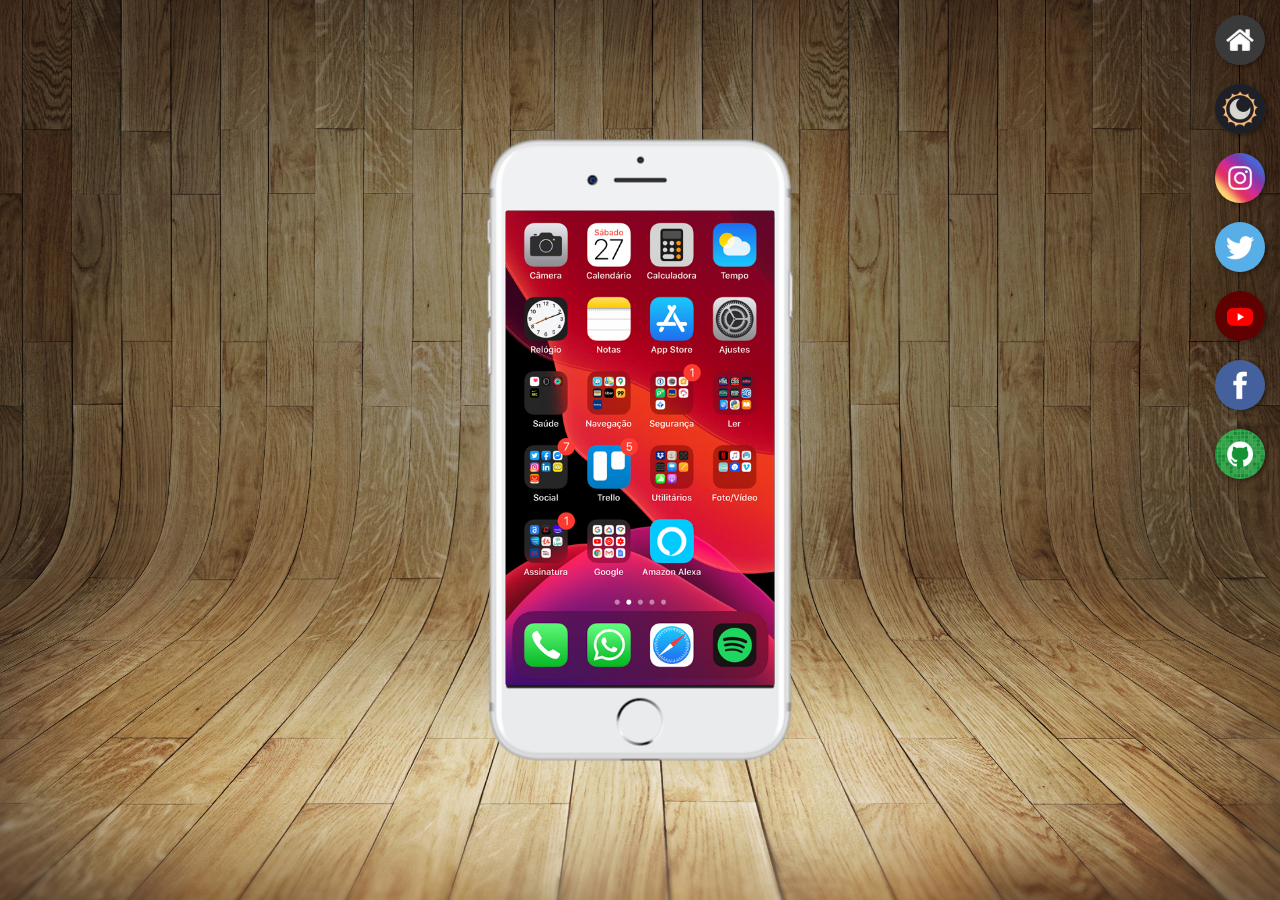
<file: index.html>
<!DOCTYPE html>
<html lang="pt-br">
  <head>
    <meta charset="UTF-8" />
    <meta name="viewport" content="width=device-width, initial-scale=1.0" />
    <title>redes sociais</title>
    <link rel="stylesheet" href="estilos/style.css" />
  </head>
  <body>
    <div id="redes-sociais">
      <a href="home.html" id="home" target="frame"
        ><img src="imagens/logo-home.jpg" alt="home" />
      </a>

      <a href="home.html" id="btn-tema" target="frame"
        ><img src="imagens/switch-dark-mode.png" alt="home" />
      </a>

      <a href="instagram.html" target="frame"
        ><img src="imagens/logo-instagram.jpg" alt="instagram" />
      </a>

      <a href="twitter.html" target="frame"
        ><img src="imagens/logo-twitter.jpg" alt="twitter" />
      </a>

      <a href="youtube.html" target="frame"
        ><img src="imagens/logo-youtube.jpg" alt="youtube" />
      </a>

      <a href="facebook.html" target="frame"
        ><img src="imagens/logo-facebook.jpg" alt="facebook"
      /></a>

      <a href="github.html" target="frame">
        <img src="imagens/logo-github.jpg" alt="github"
      /></a>
    </div>

    <div id="phone">
      <picture>
        <img src="imagens/frame-iphone.png" alt="celular" />
        <source
          media="(max-width: 600px)"
          srcset="imagens/frame-iphone454x225"
        />
      </picture>
    </div>

    <div id="phone-content">
      <iframe src="home.html" frameborder="0" name="frame"
        >[lamento, mas seu navegador não compatível]</iframe
      >
    </div>

    <script src="scripts/alterna-tema.js"></script>
  </body>
</html>
</file>
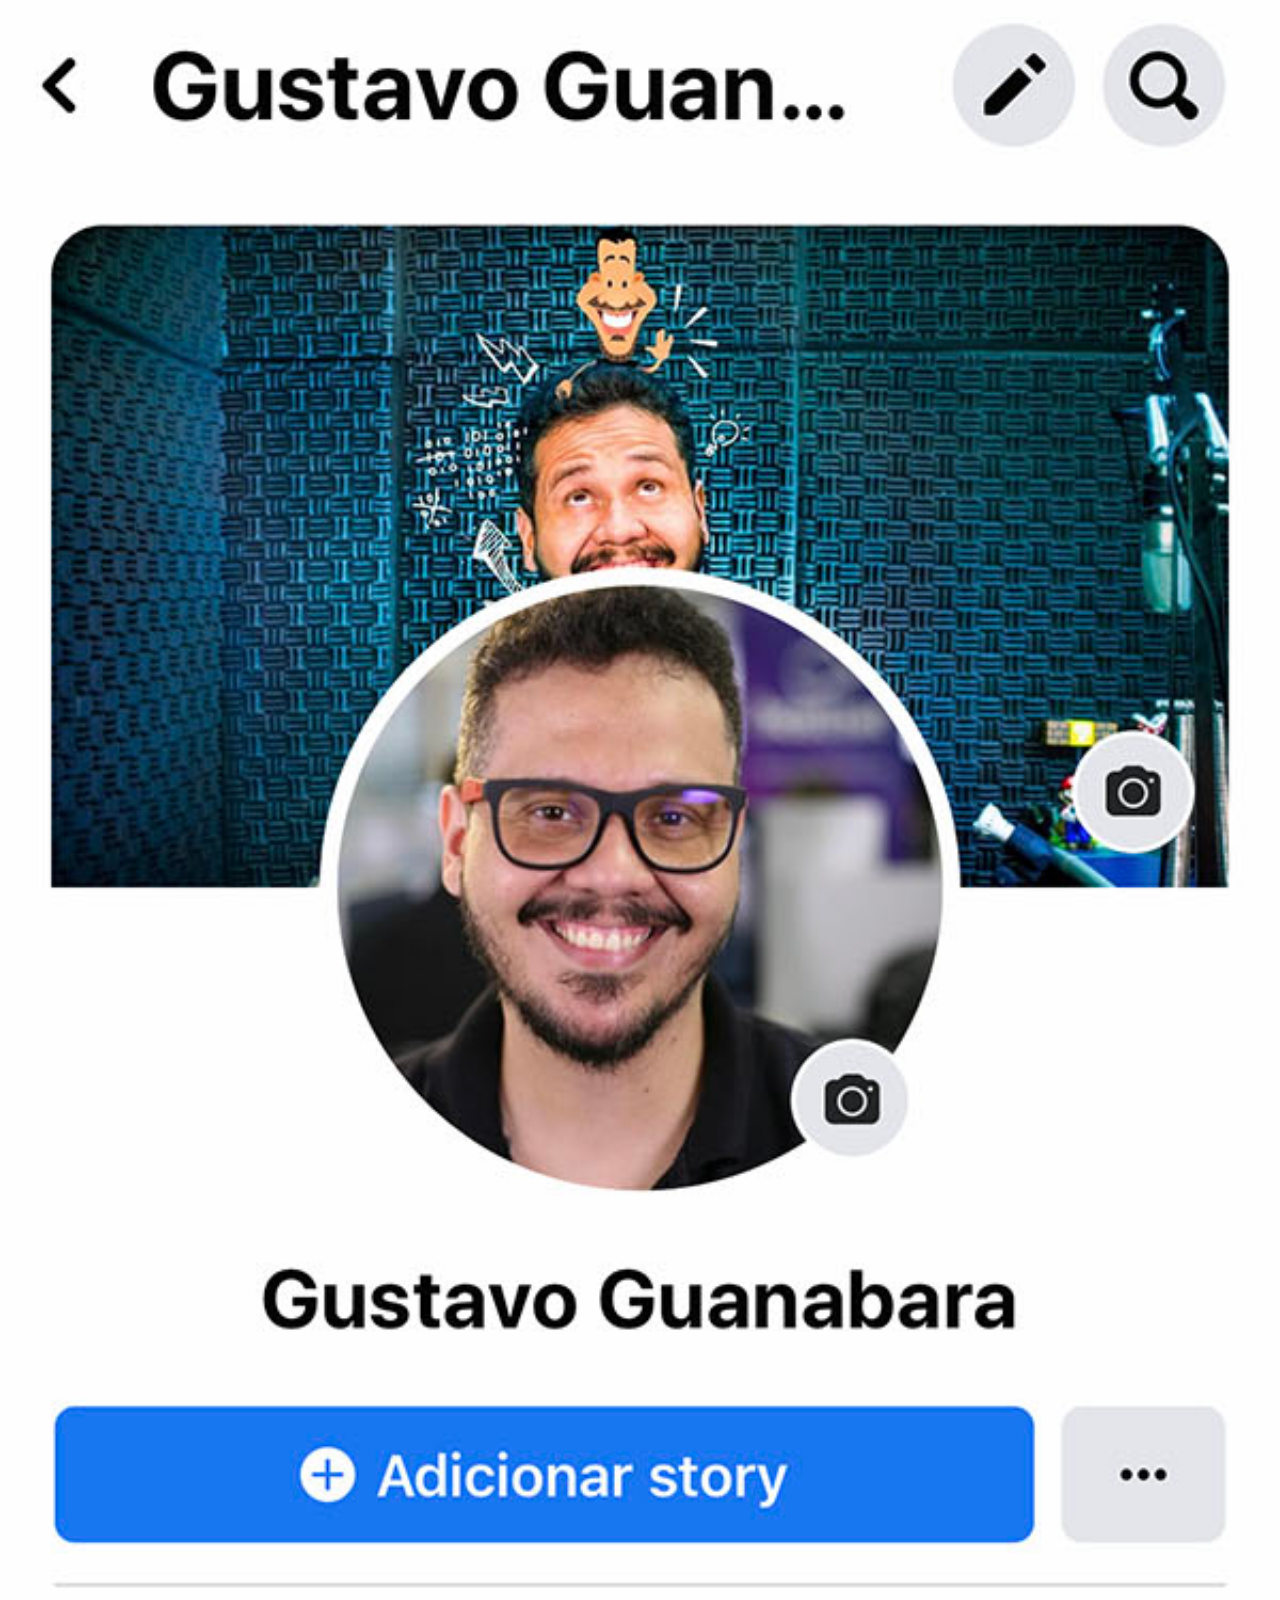
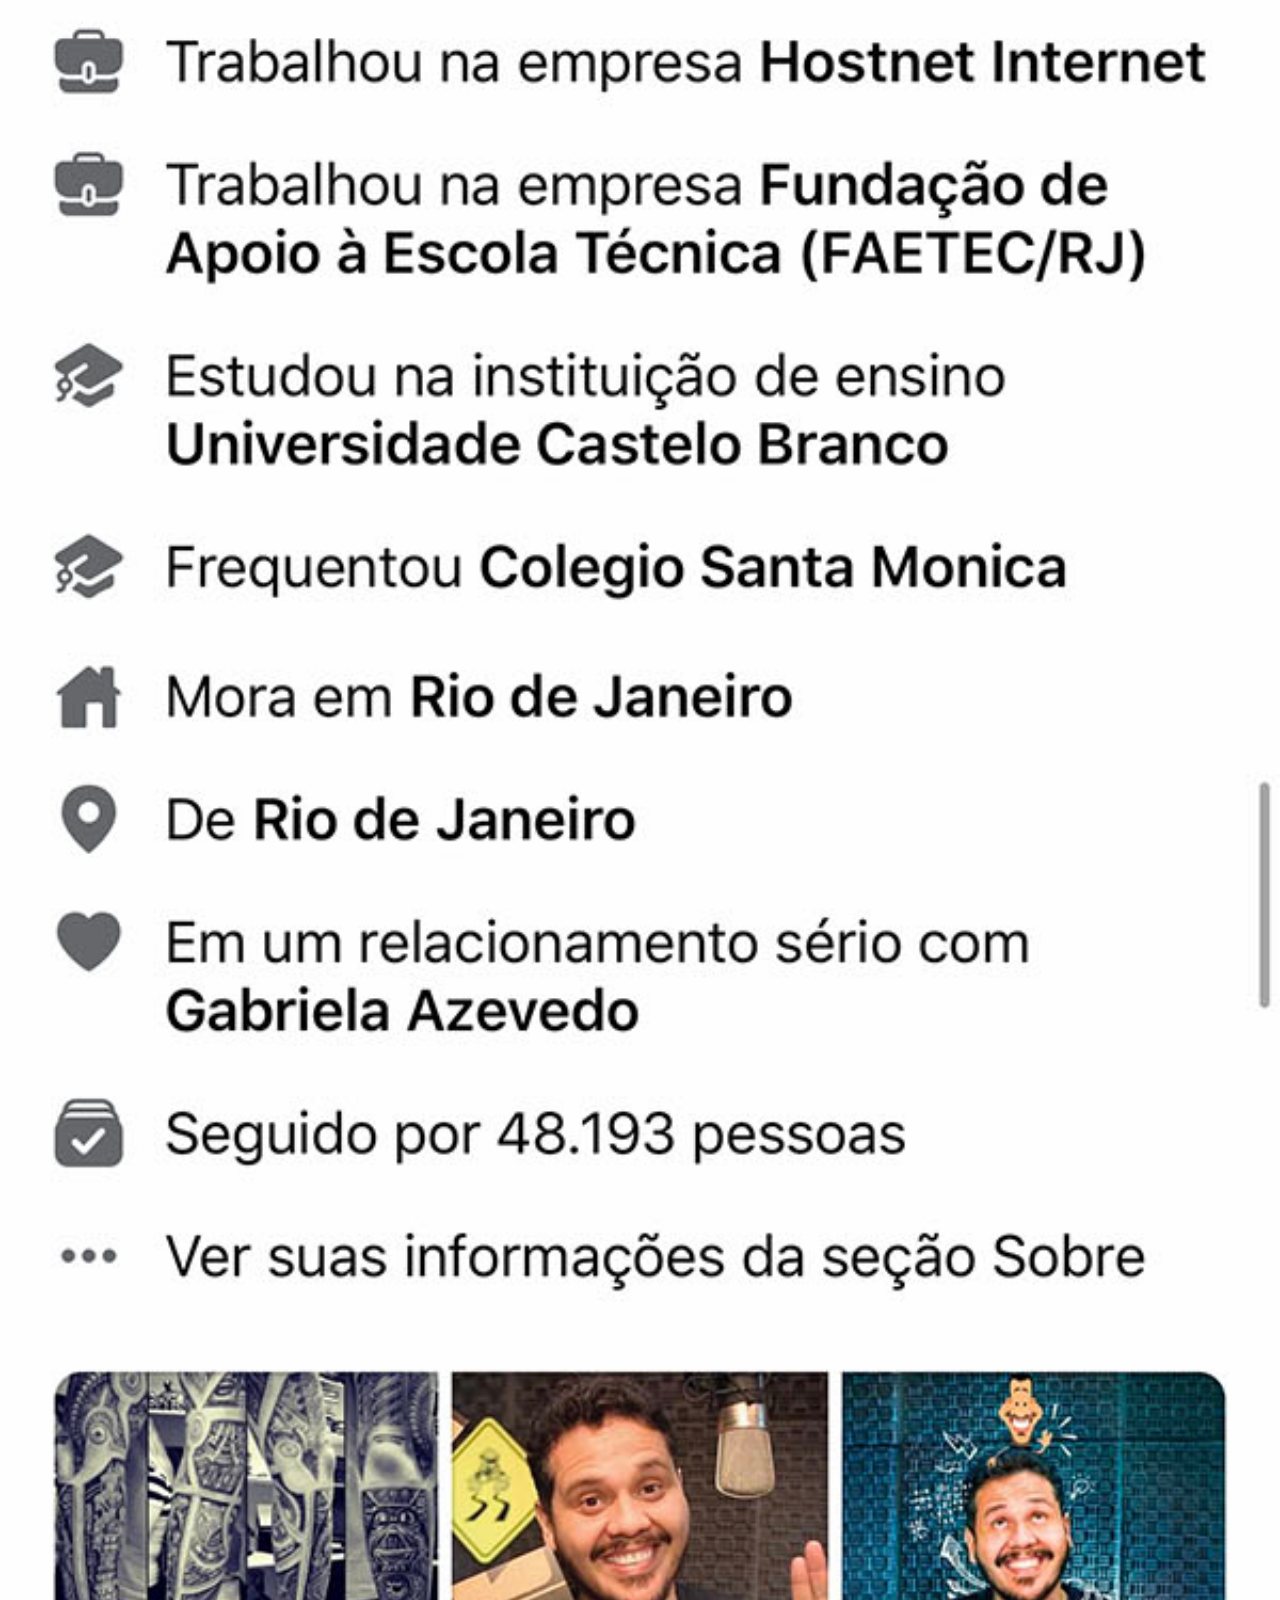
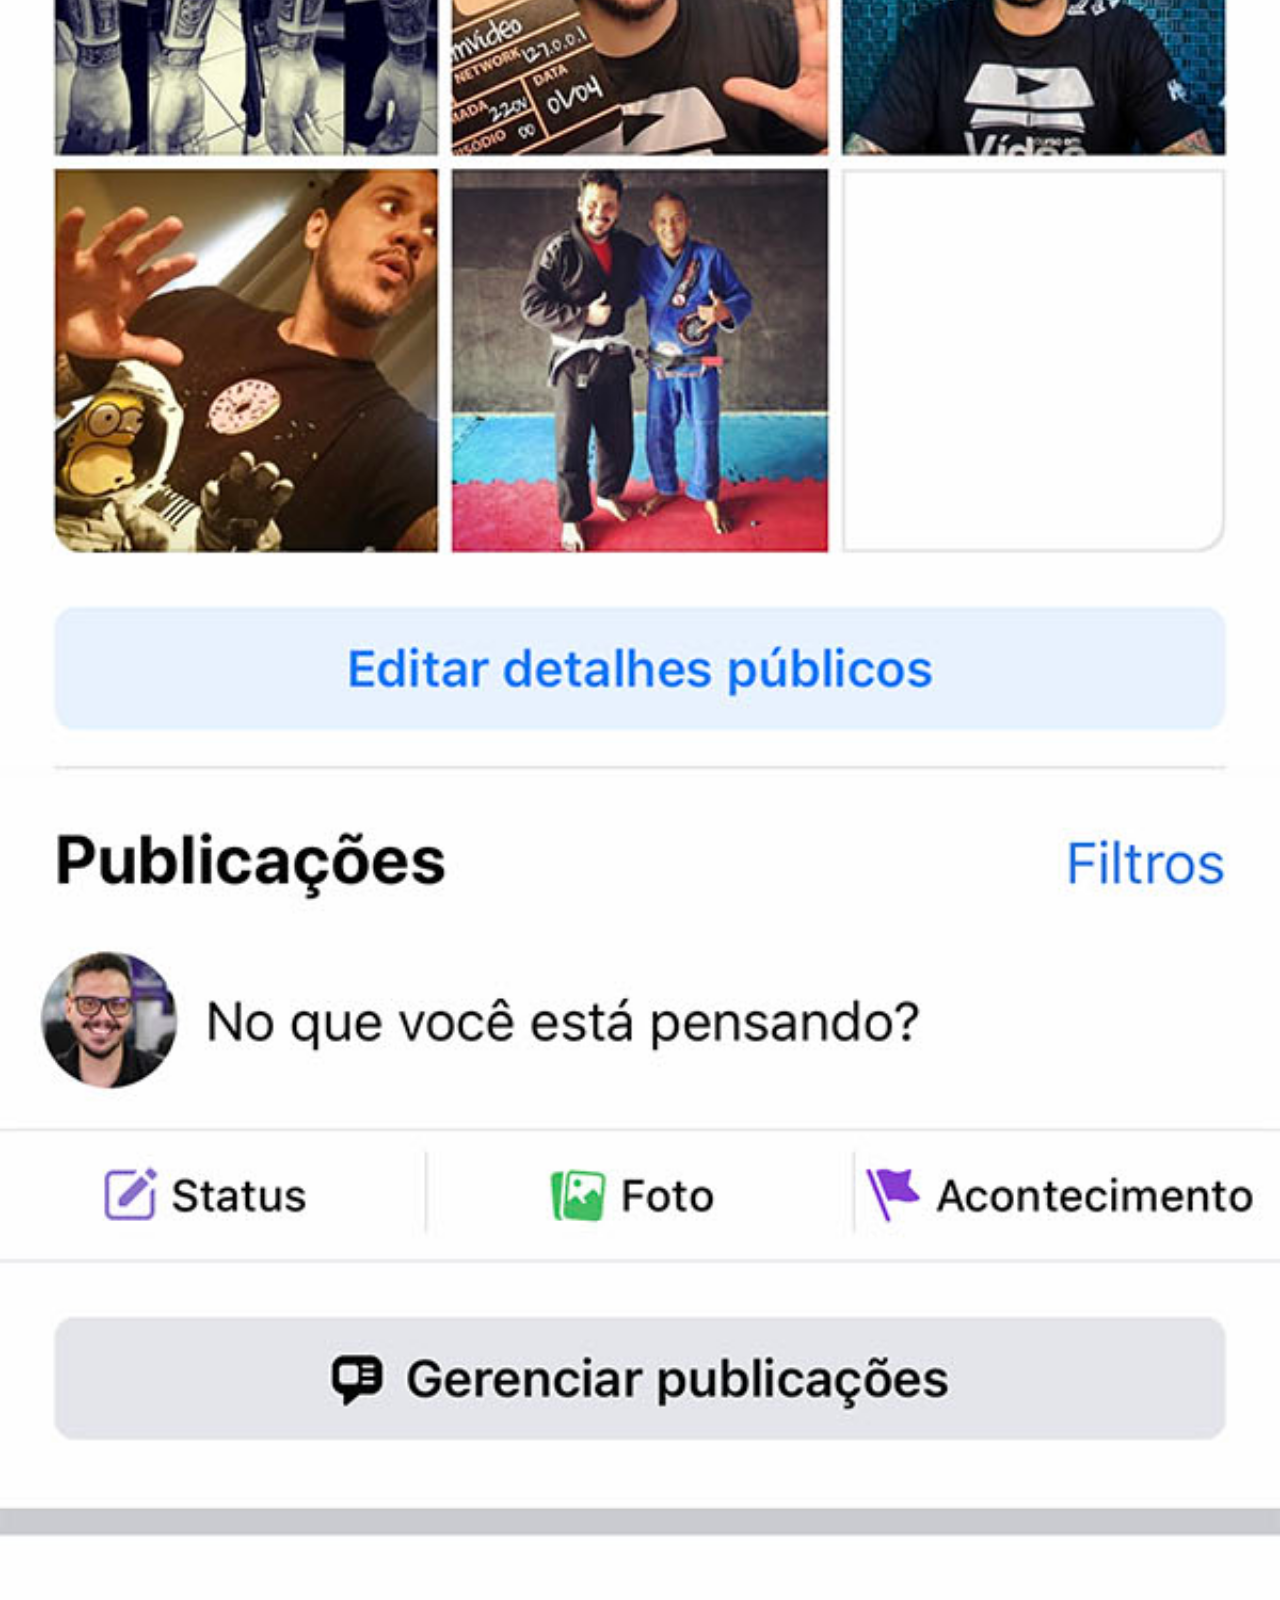
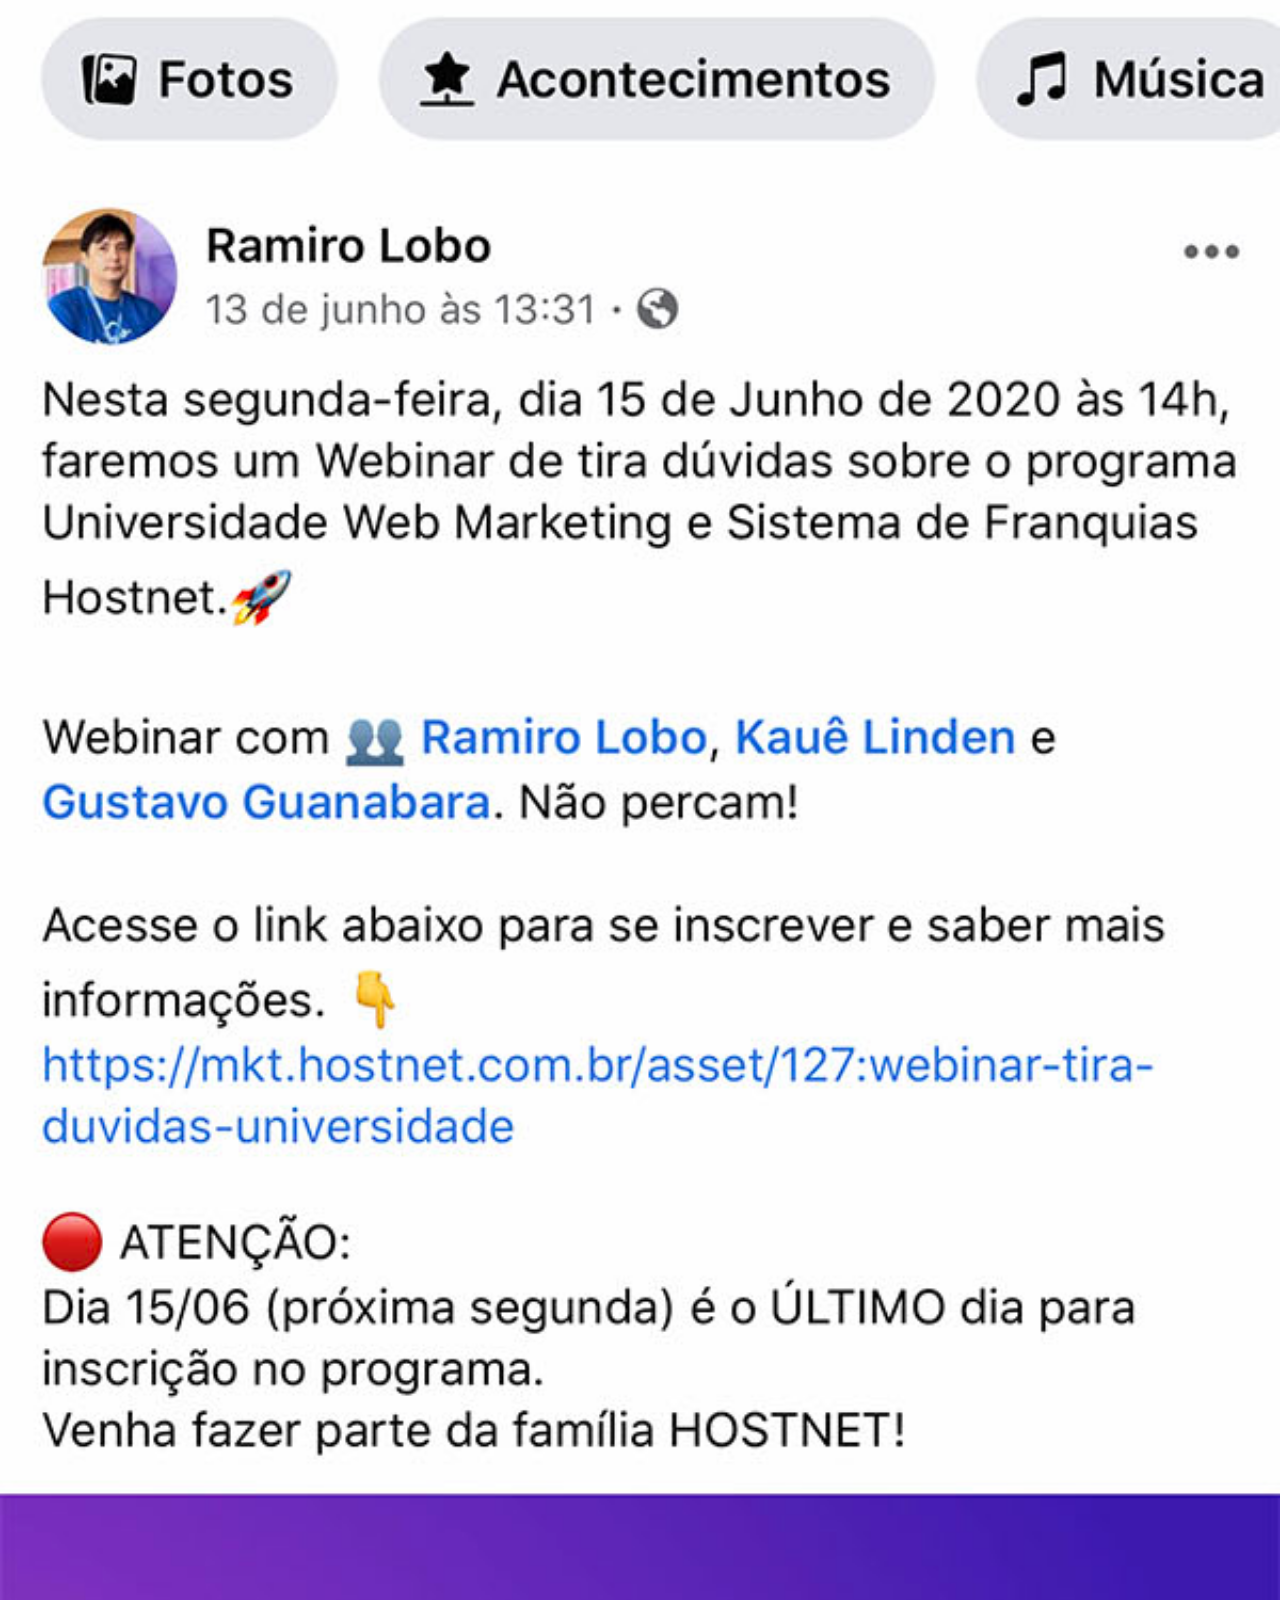
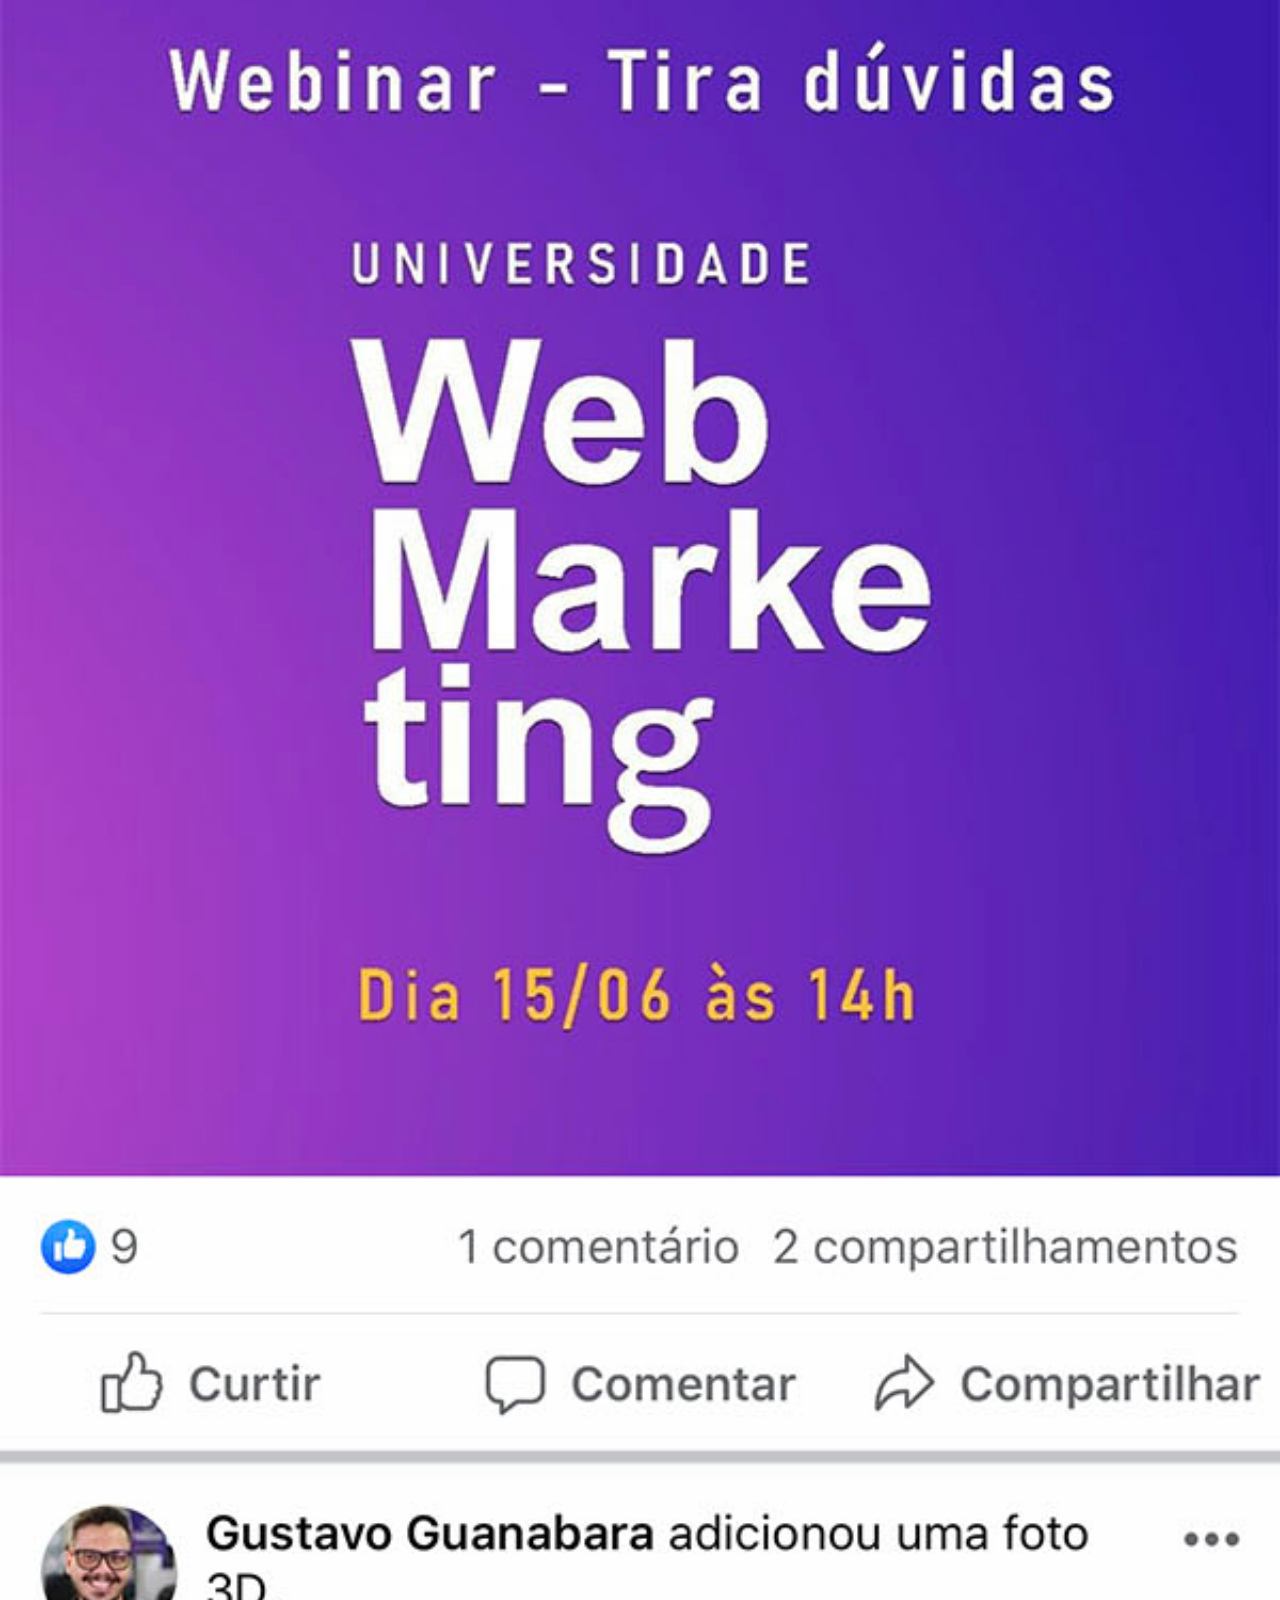
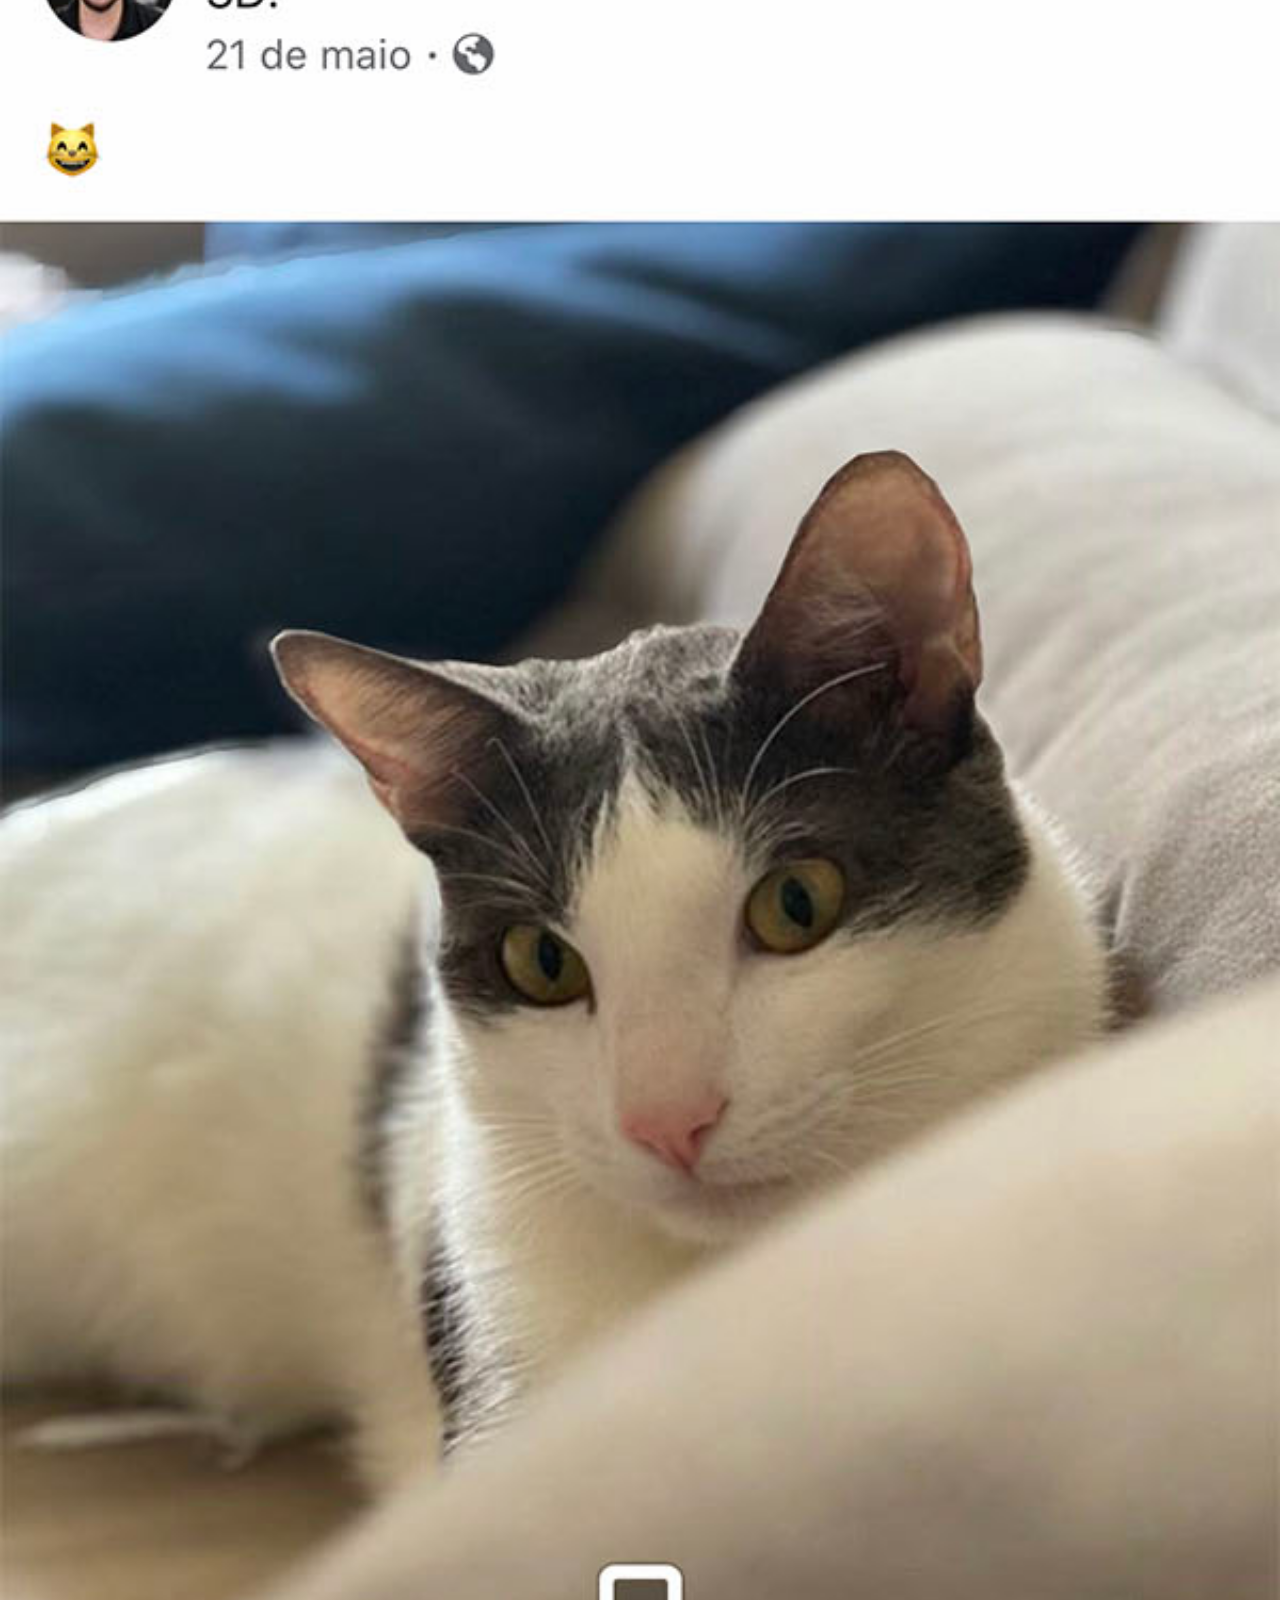
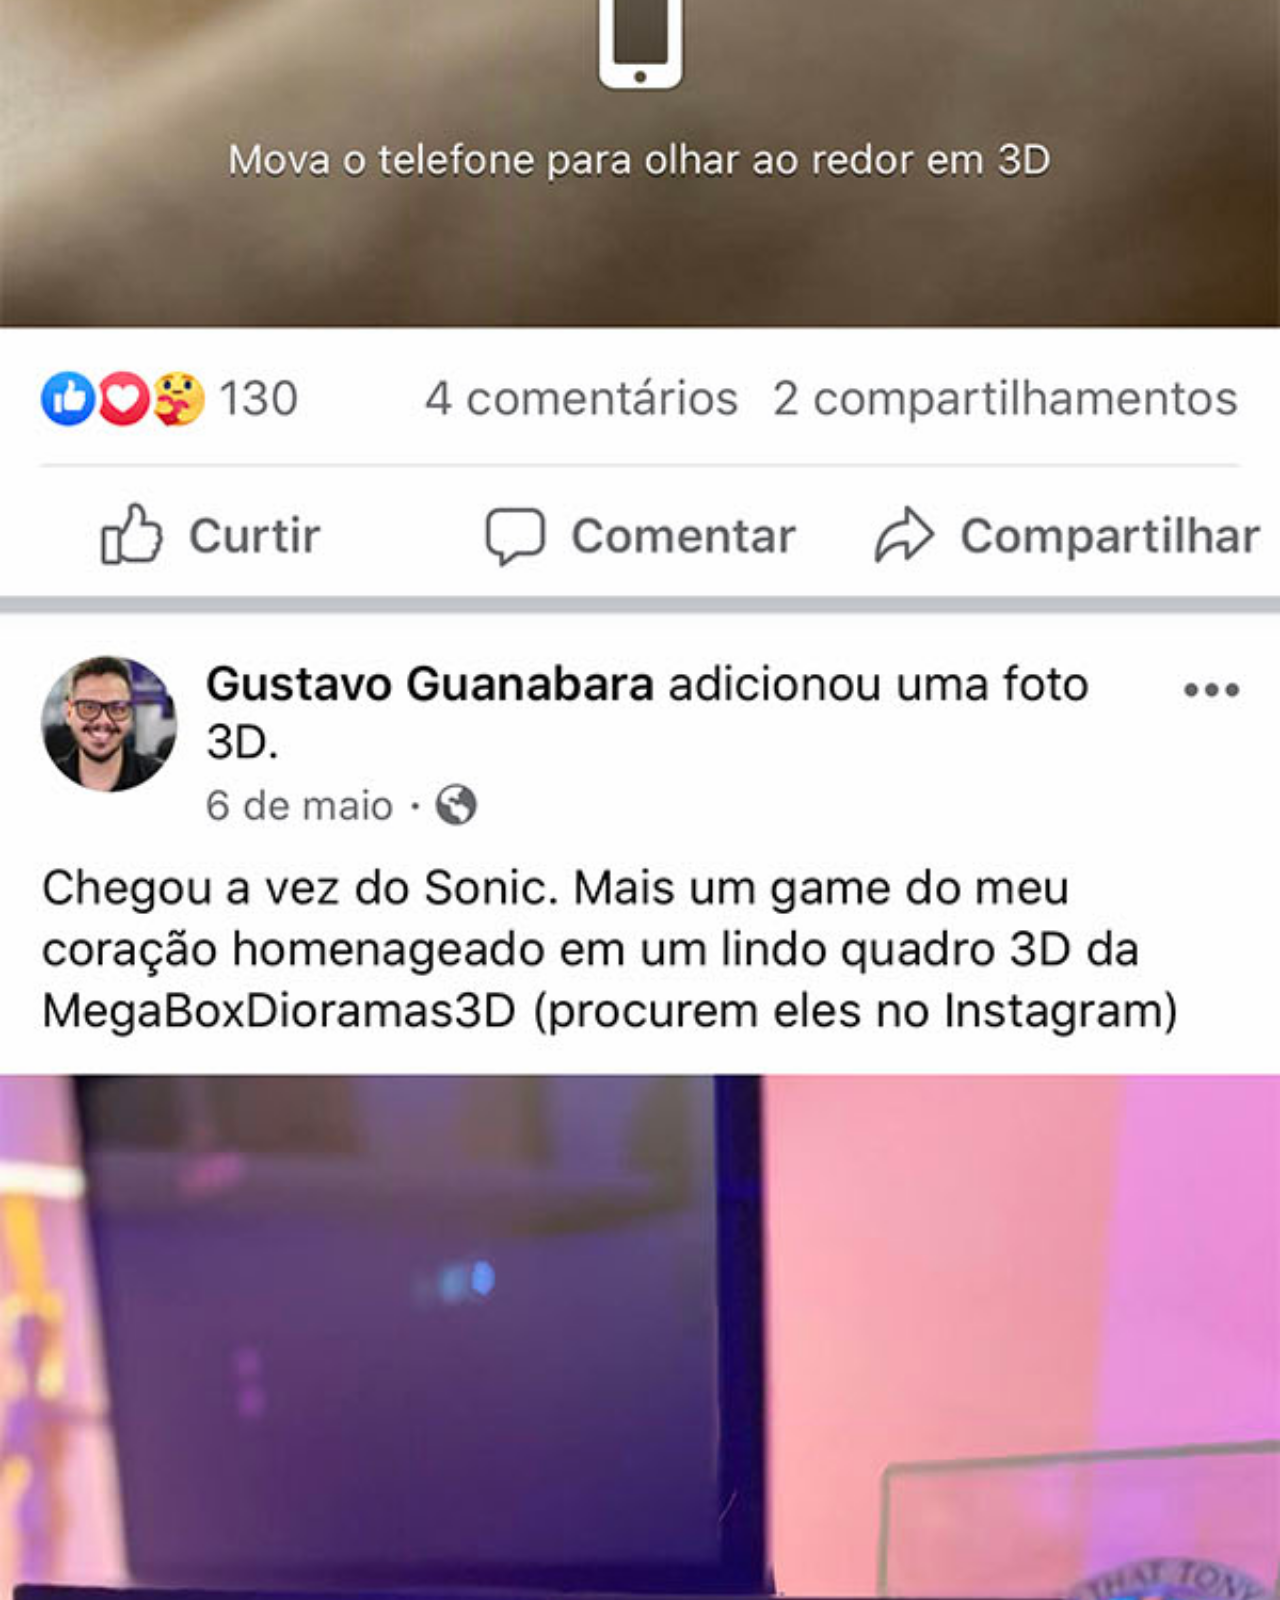
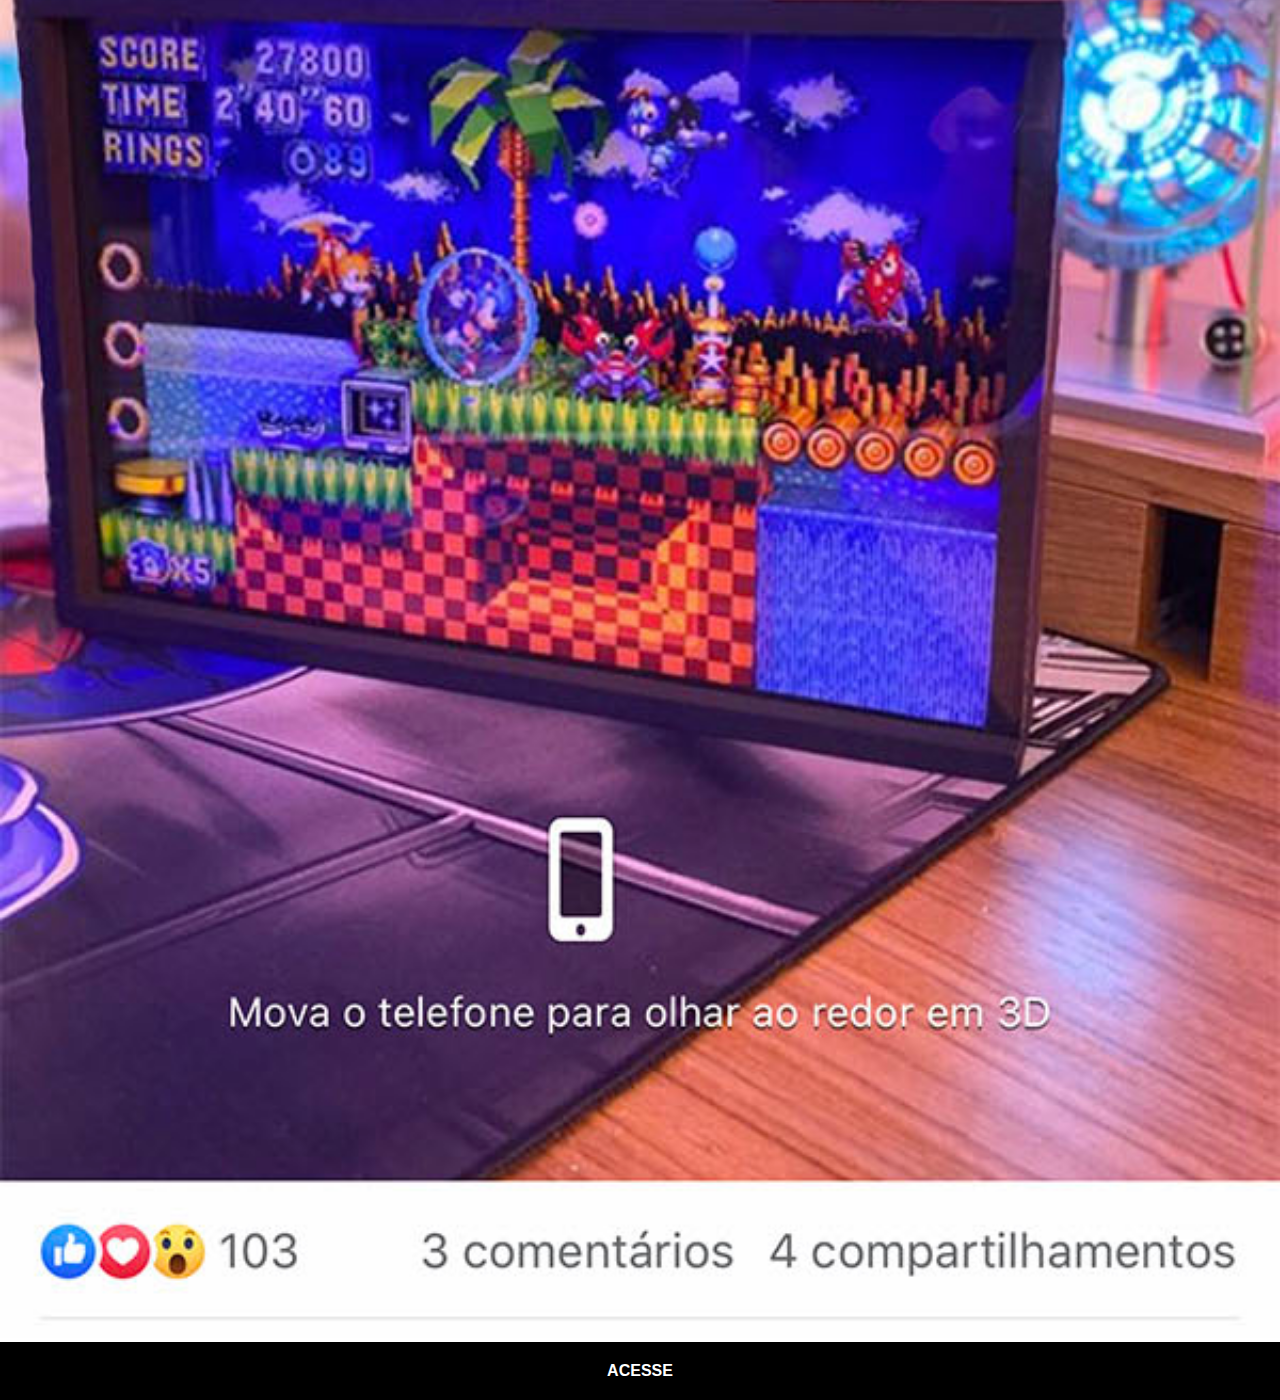
<file: facebook.html>
<!DOCTYPE html>
<html lang="pt-br">
  <head>
    <meta charset="UTF-8" />
    <meta name="viewport" content="width=device-width, initial-scale=1.0" />
    <title>facebook</title>

    <style>
      * {
        margin: 0px;
        padding: 0px;
        font-family: Arial, Helvetica, sans-serif;
      }
      ::-webkit-scrollbar {
        width: 0px;
        height: 0px;
      }

      img {
        width: 100%;
      }

      a {
        background-color: black;
        color: white;
        text-decoration: none;
        display: block;
        text-align: center;
        padding: 20px;
        font-weight: bold;
      }
    </style>
  </head>
  <body>
    <img src="imagens/tela-facebook.jpg" alt="rede social do facebook" />
    <a href="https://www.facebook.com/CursosEmVideo/videos/" target="_blank"
      >ACESSE</a
    >
  </body>
</html>
</file>
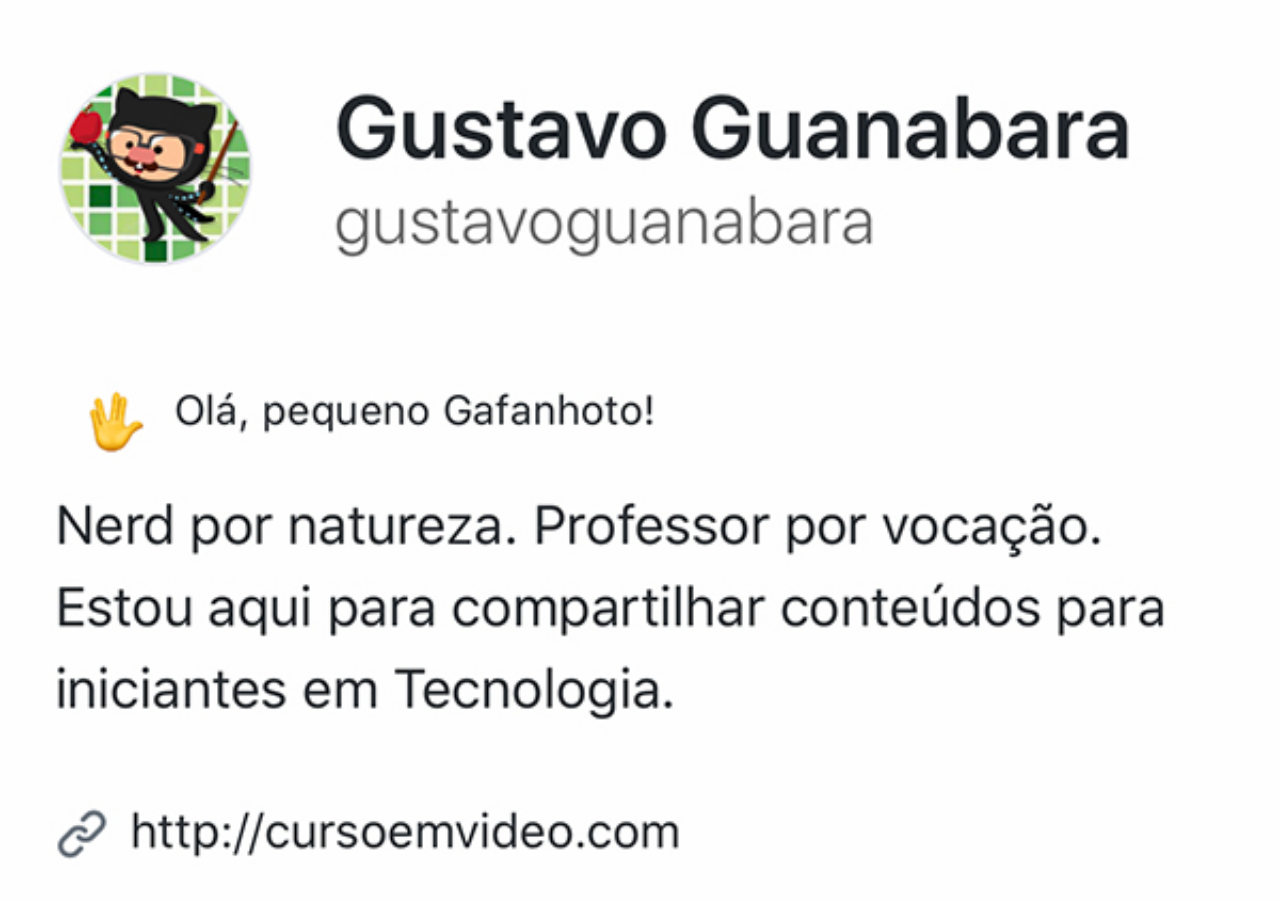
<file: github.html>
<!DOCTYPE html>
<html lang="pt-br">
<head>
    <meta charset="UTF-8">
    <meta name="viewport" content="width=device-width, initial-scale=1.0">
    <title>github</title>

    <style>
       *{
        margin: 0px;
        padding: 0px;
       }

       body {
        width: 100vw;
        height: 100vh;
        background: black url(imagens/tela-github.jpg) no-repeat top center;
        background-size: cover;
       }
       
    </style>
    
</head>
<body>
    
</body>
</html>
</file>
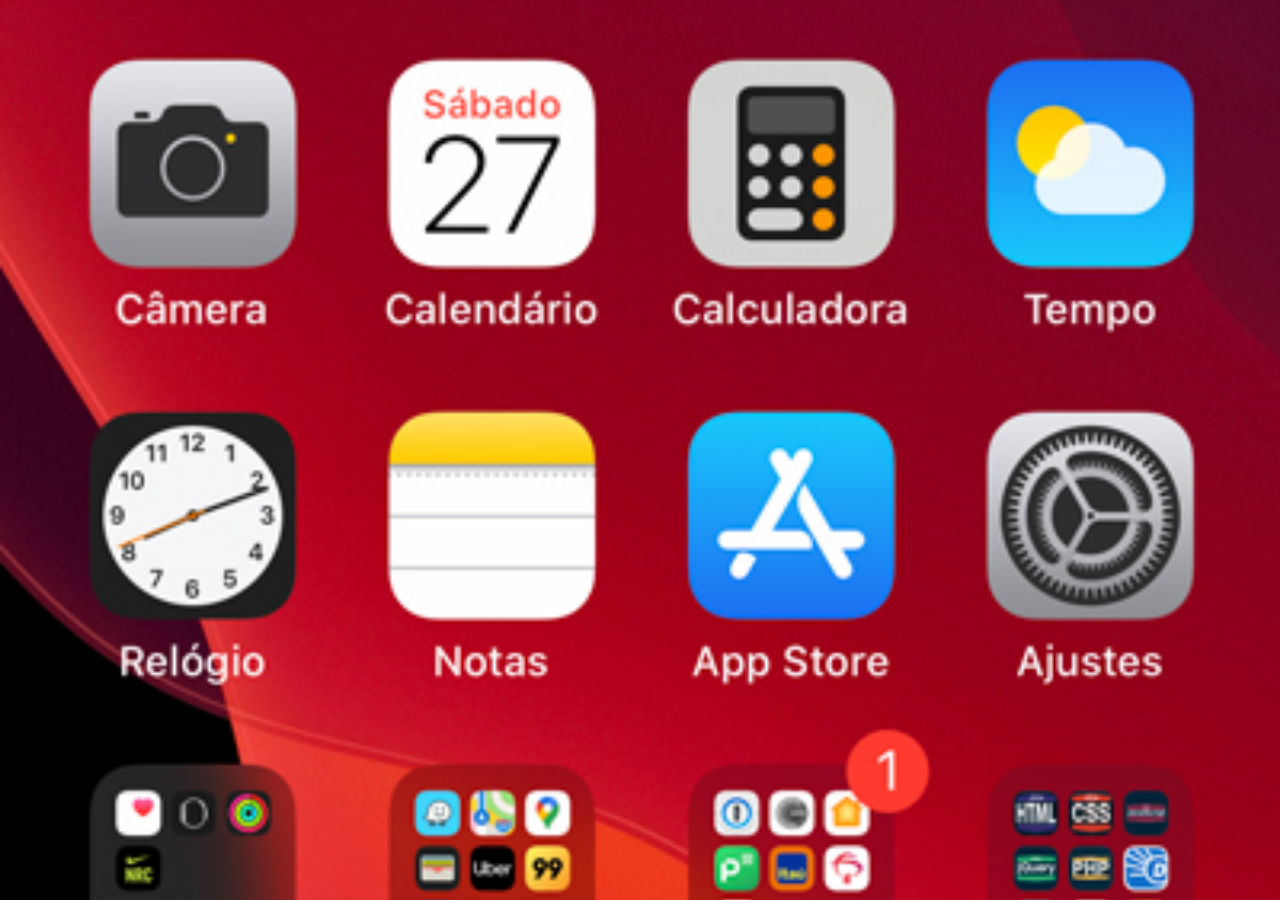
<file: home.html>
<!DOCTYPE html>
<html lang="pt-br">
<head>
    <meta charset="UTF-8">
    <meta name="viewport" content="width=device-width, initial-scale=1.0">
    <title>Home</title>

    <style>
       *{
        margin: 0px;
        padding: 0px;
       }

       body {
        width: 100vw;
        height: 100vh;
        background: black url(imagens/tela-home.jpg) no-repeat top center;
        background-size: cover;
       }
       
    </style>
    
</head>
<body>
    
</body>
</html>
</file>
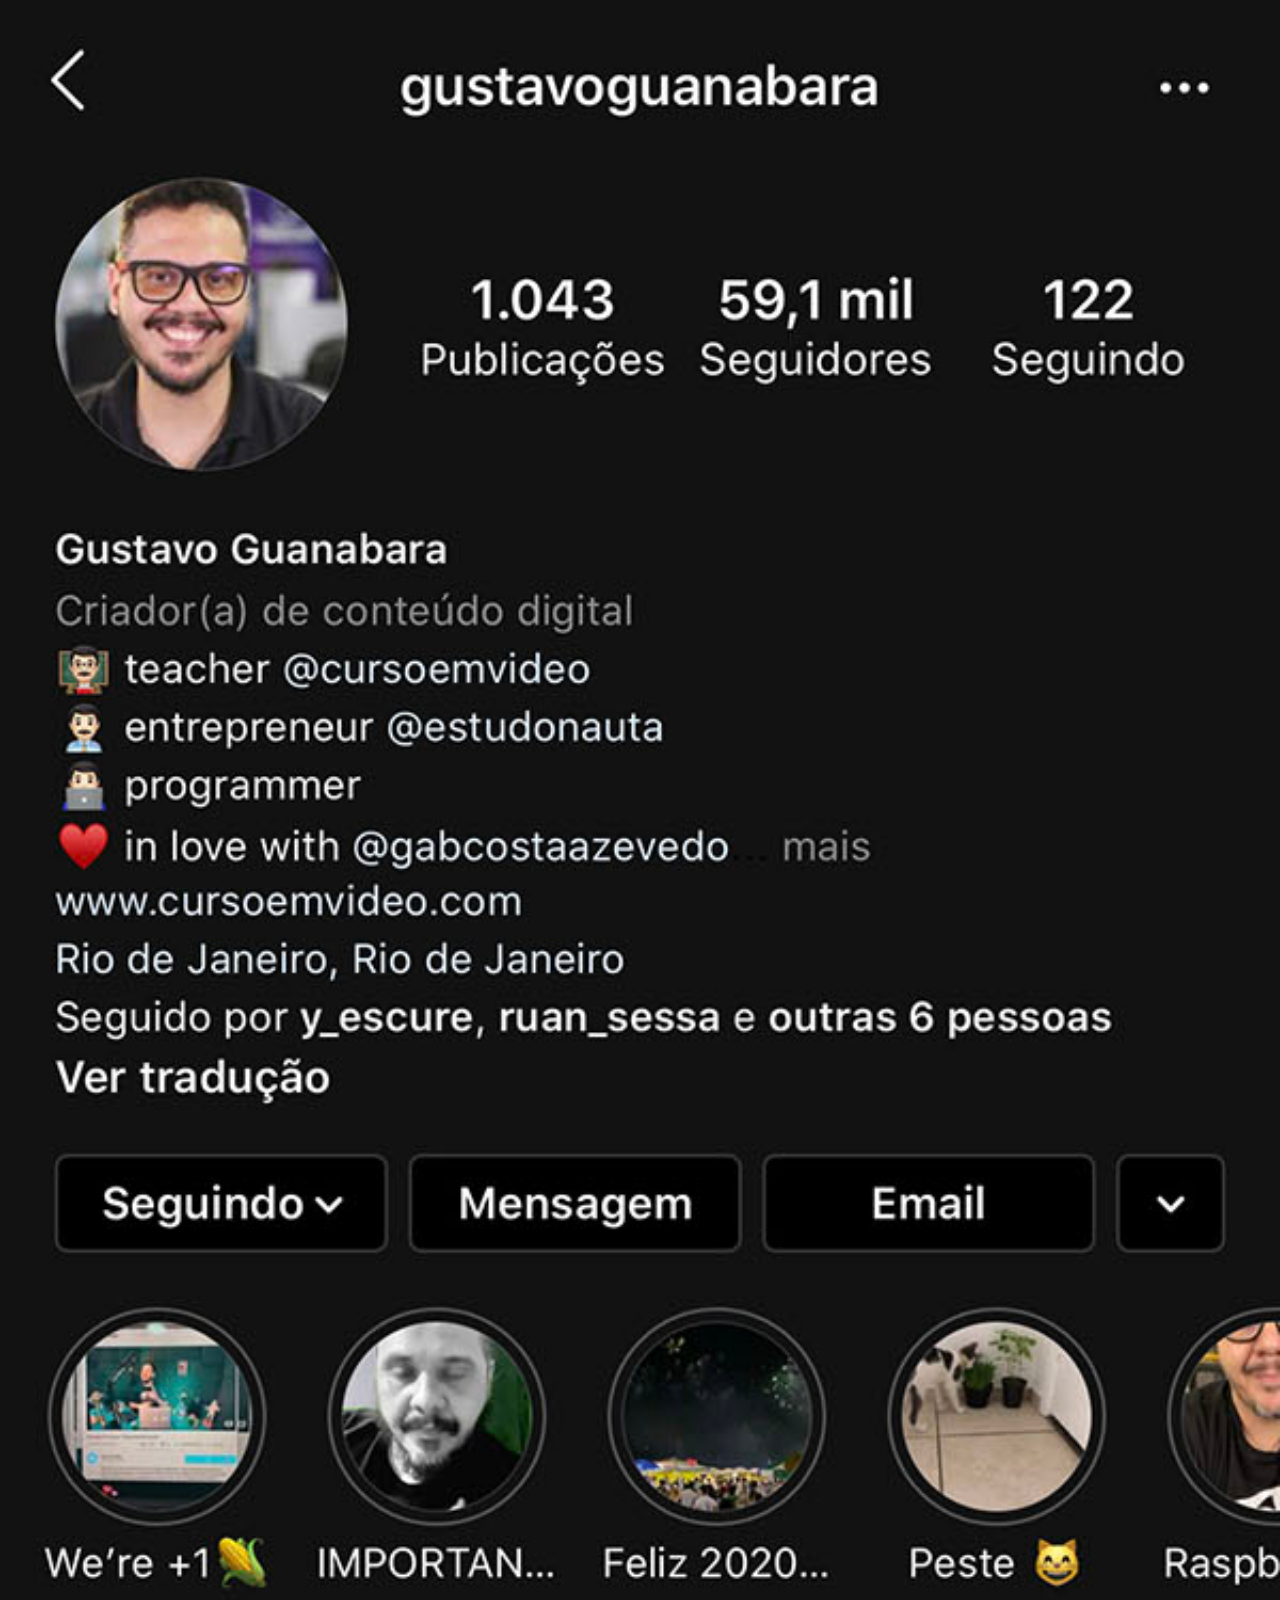
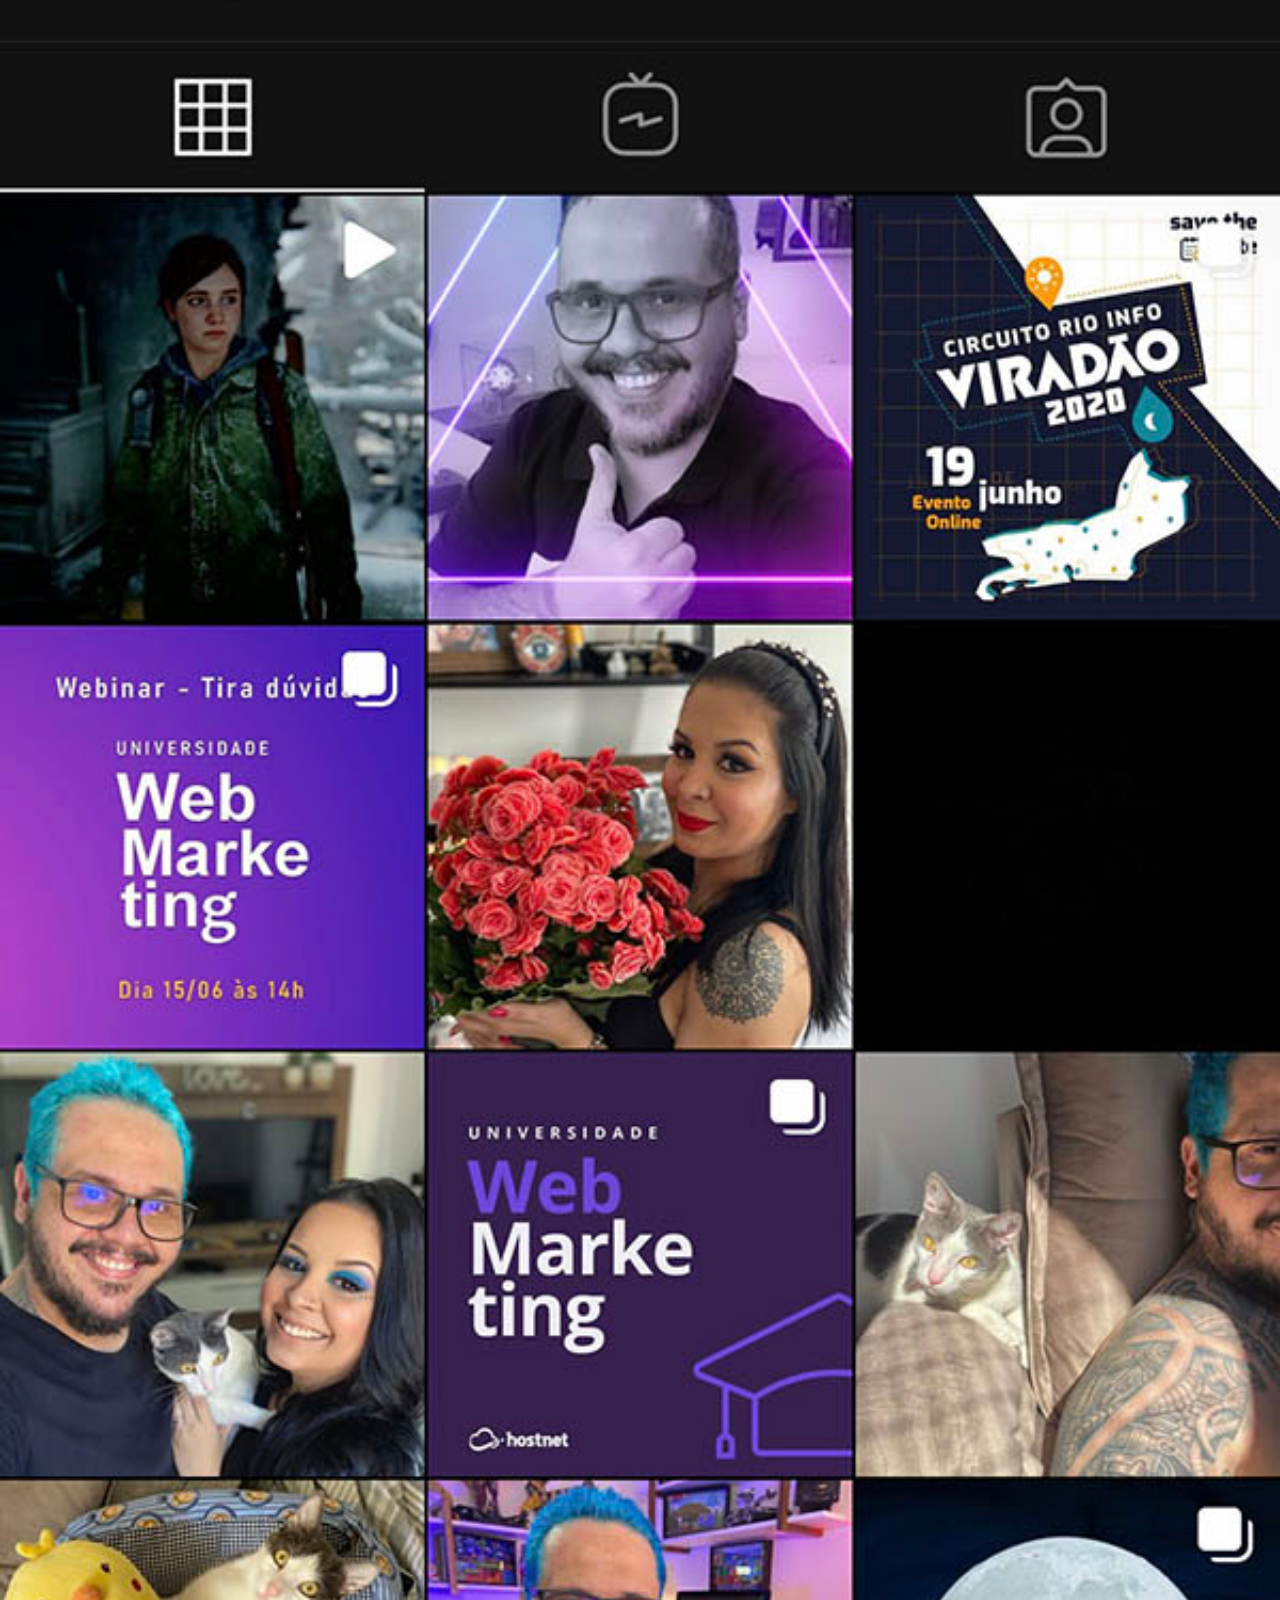
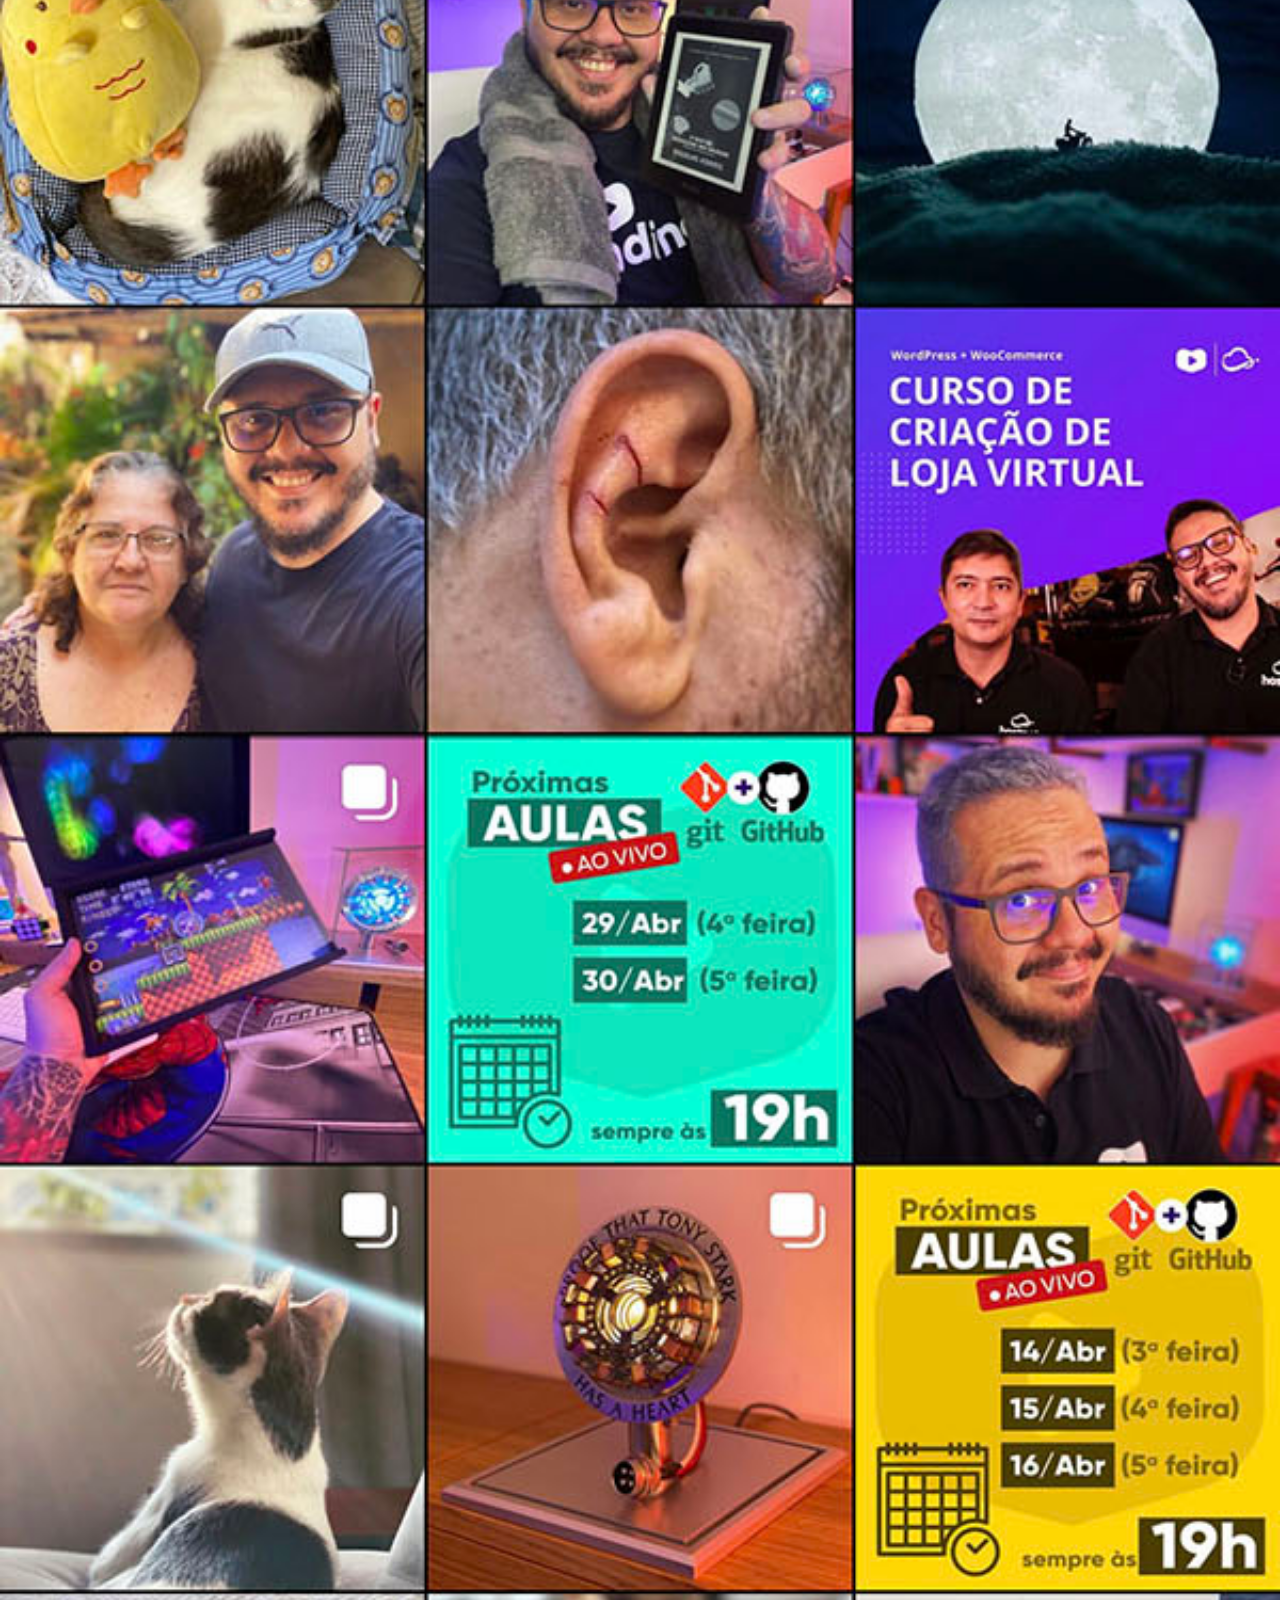
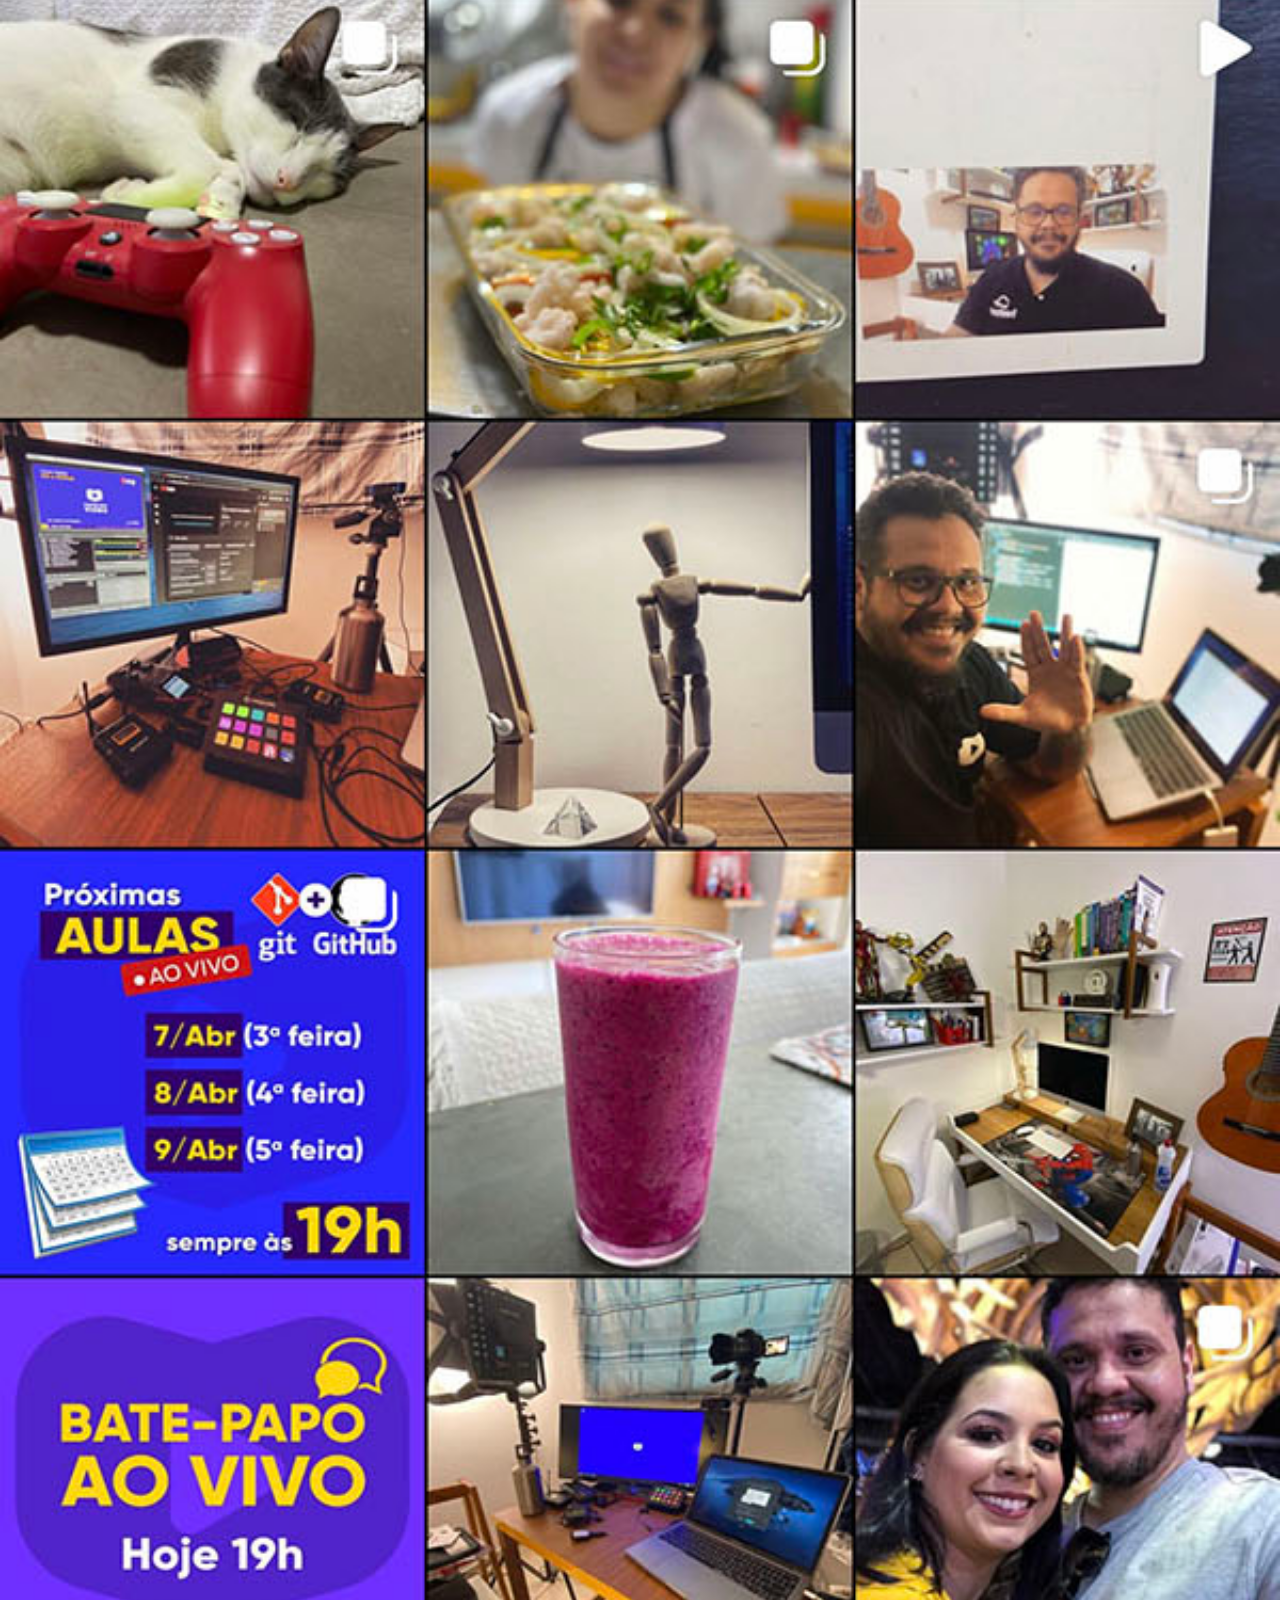
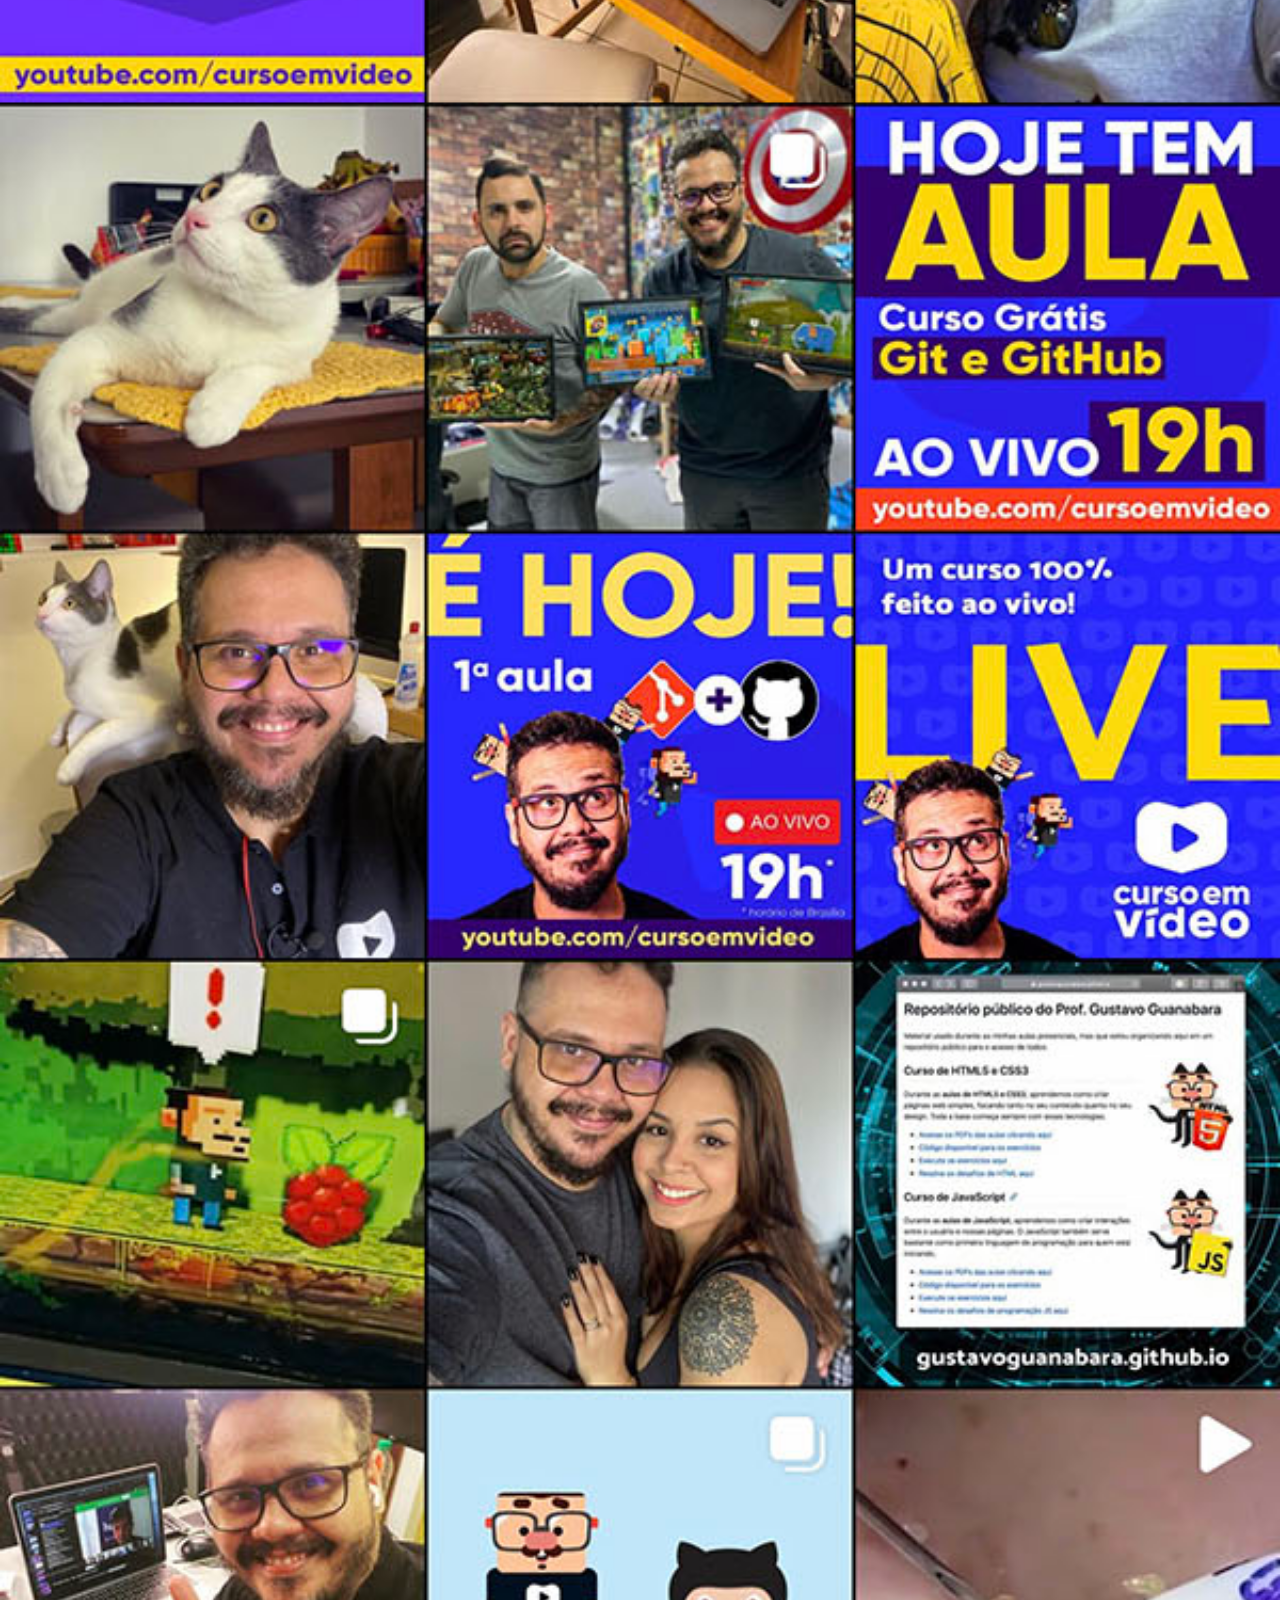
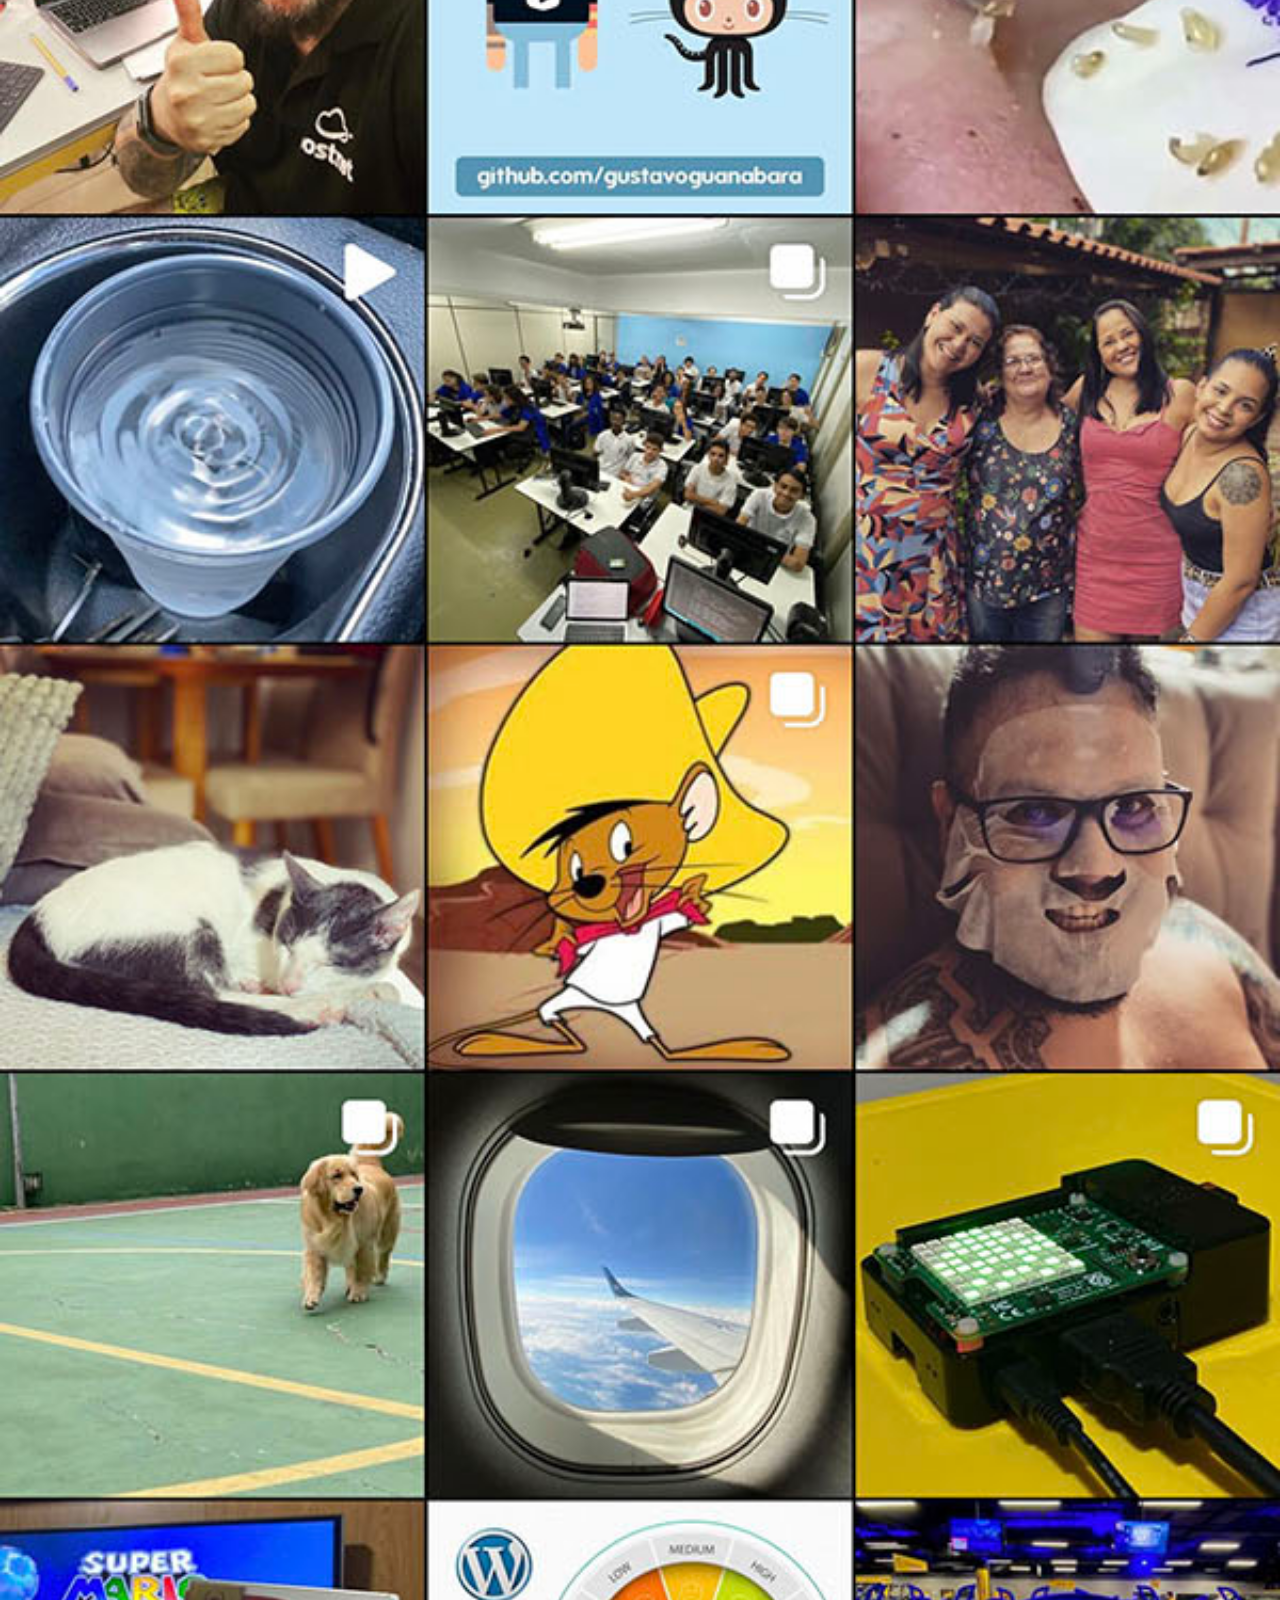
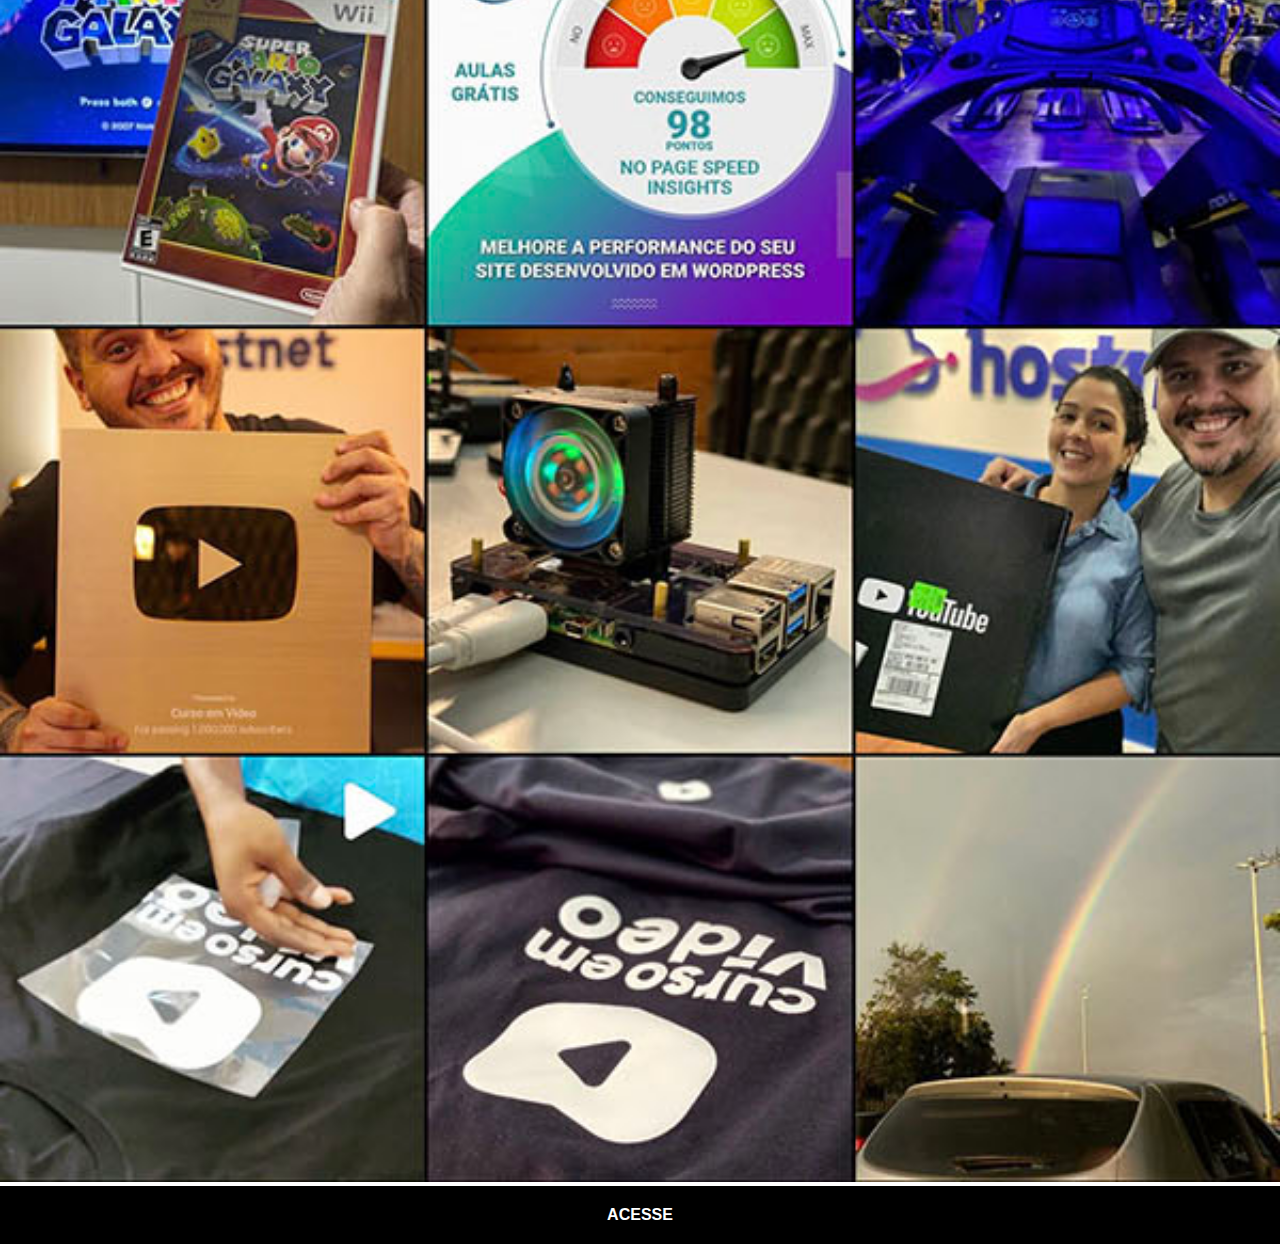
<file: instagram.html>
<!DOCTYPE html>
<html lang="pt-br">
  <head>
    <meta charset="UTF-8" />
    <meta name="viewport" content="width=device-width, initial-scale=1.0" />
    <title>instagram</title>

    <style>
      * {
        margin: 0px;
        padding: 0px;
        font-family: Arial, Helvetica, sans-serif;
      }
      ::-webkit-scrollbar {
        width: 0px;
        height: 0px;
      }

      img {
        width: 100%;
      }

      a {
        background-color: black;
        color: white;
        text-decoration: none;
        display: block;
        text-align: center;
        padding: 20px;
        font-weight: bold;
      }
    </style>
  </head>
  <body>
    <img src="imagens/tela-instagram.jpg" alt="rede social do instagram" />
    <a
      href="https://www.bing.com/search?pglt=161&PC=U523&q=instagram+gustavo+guanabara&FORM=ANNTA1"
      target="_blank"
      >ACESSE</a
    >
  </body>
</html>
</file>
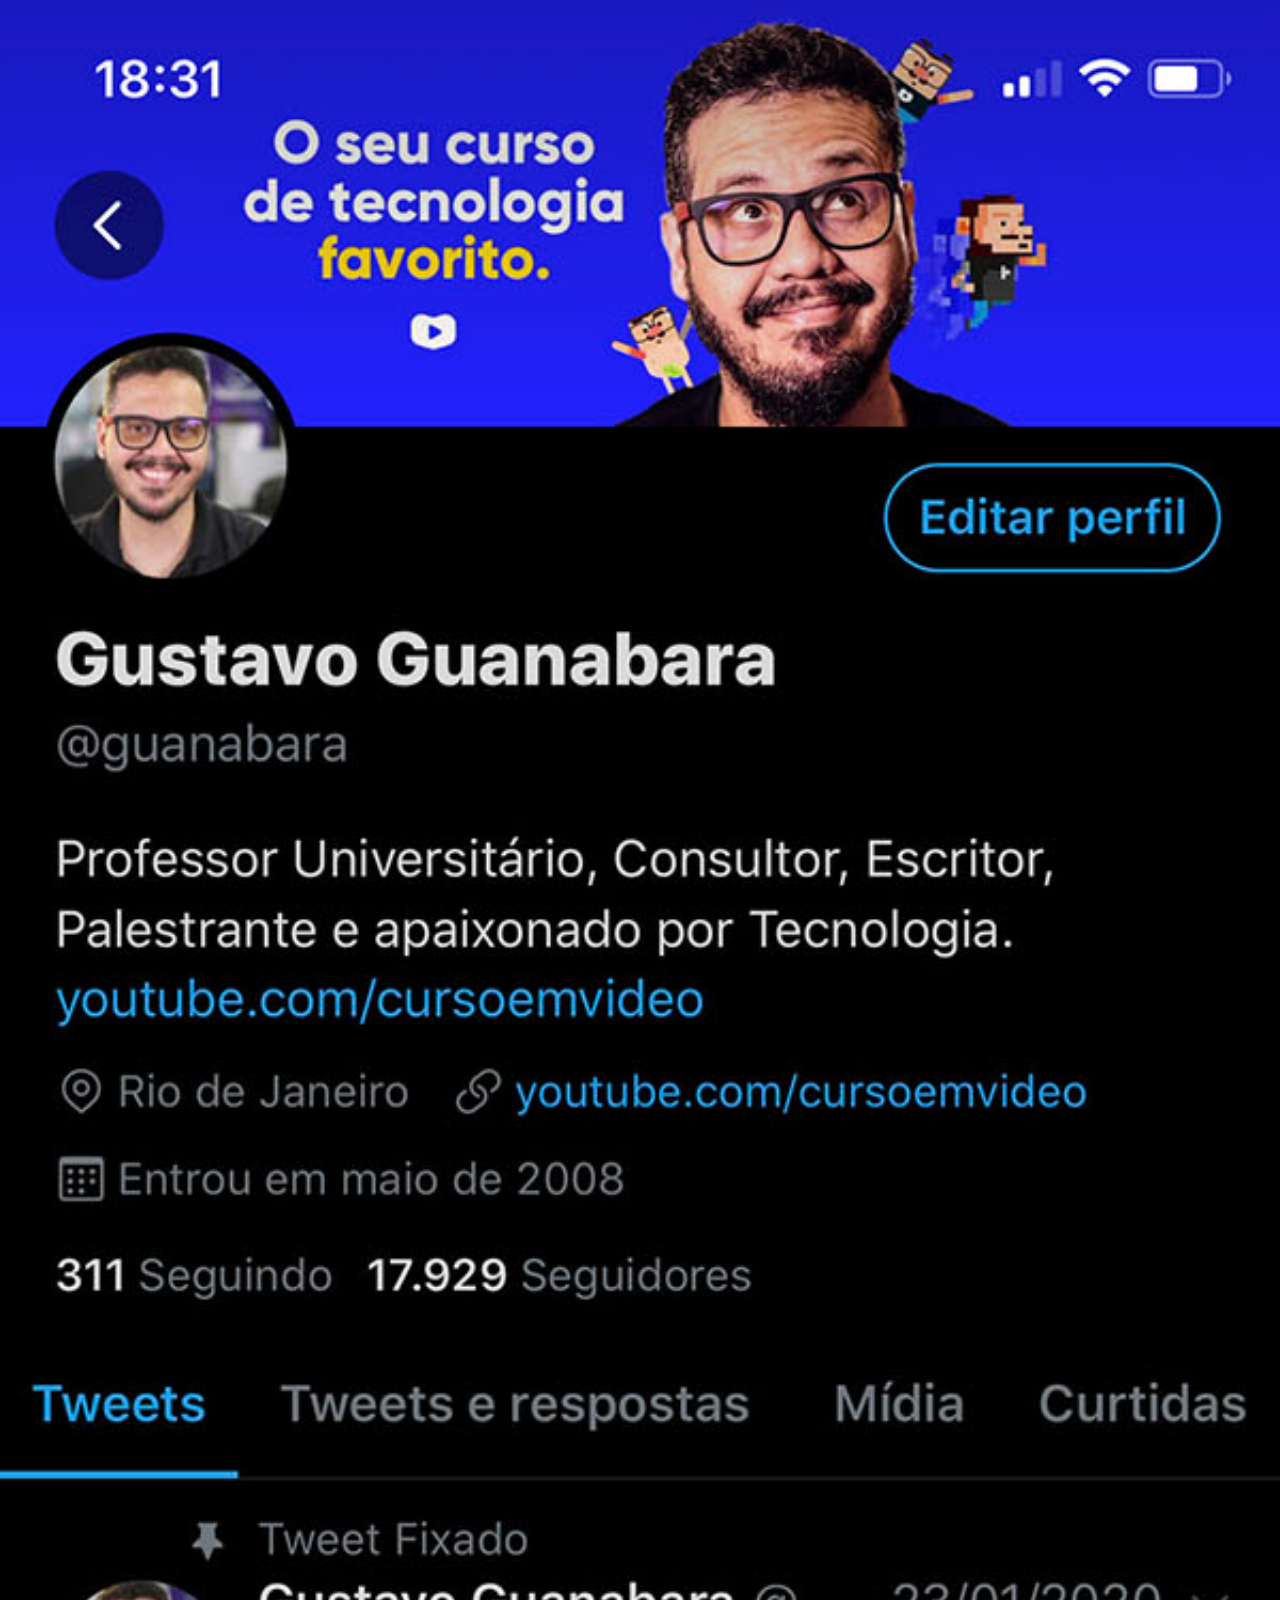
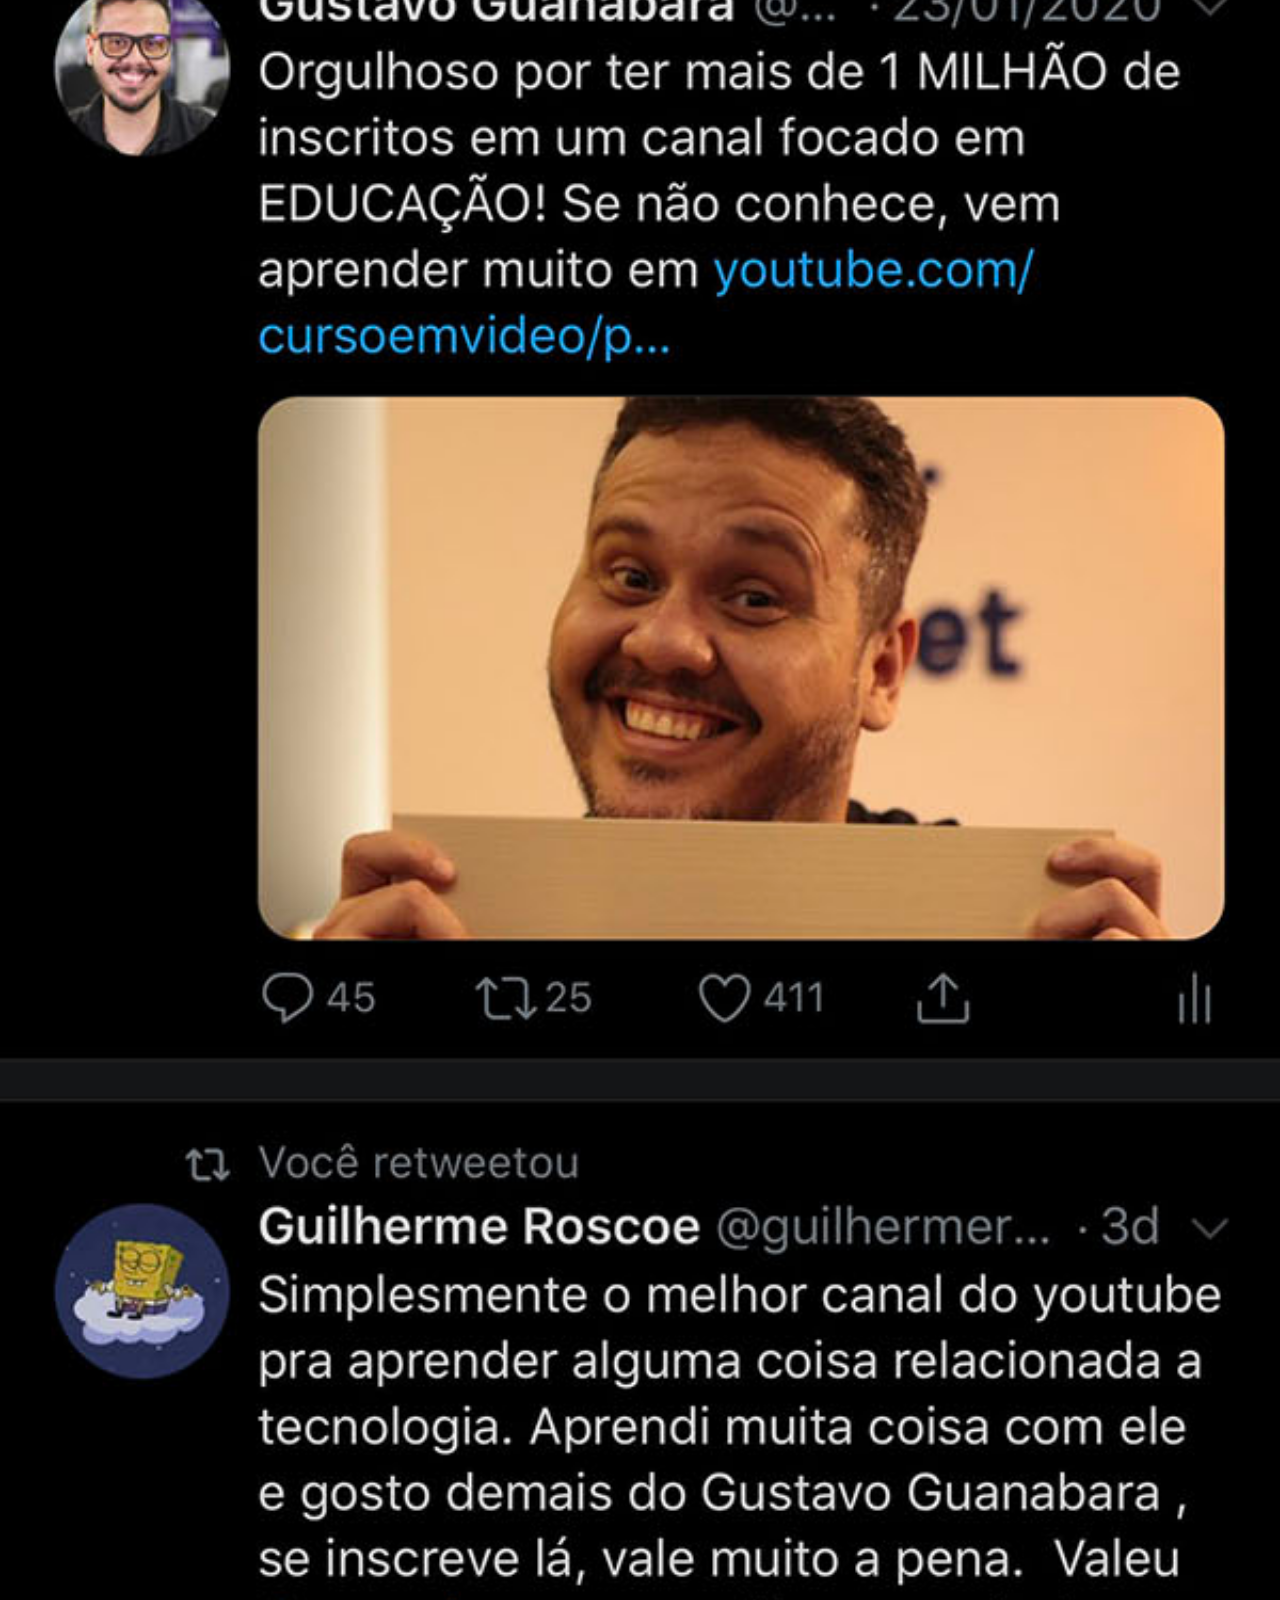
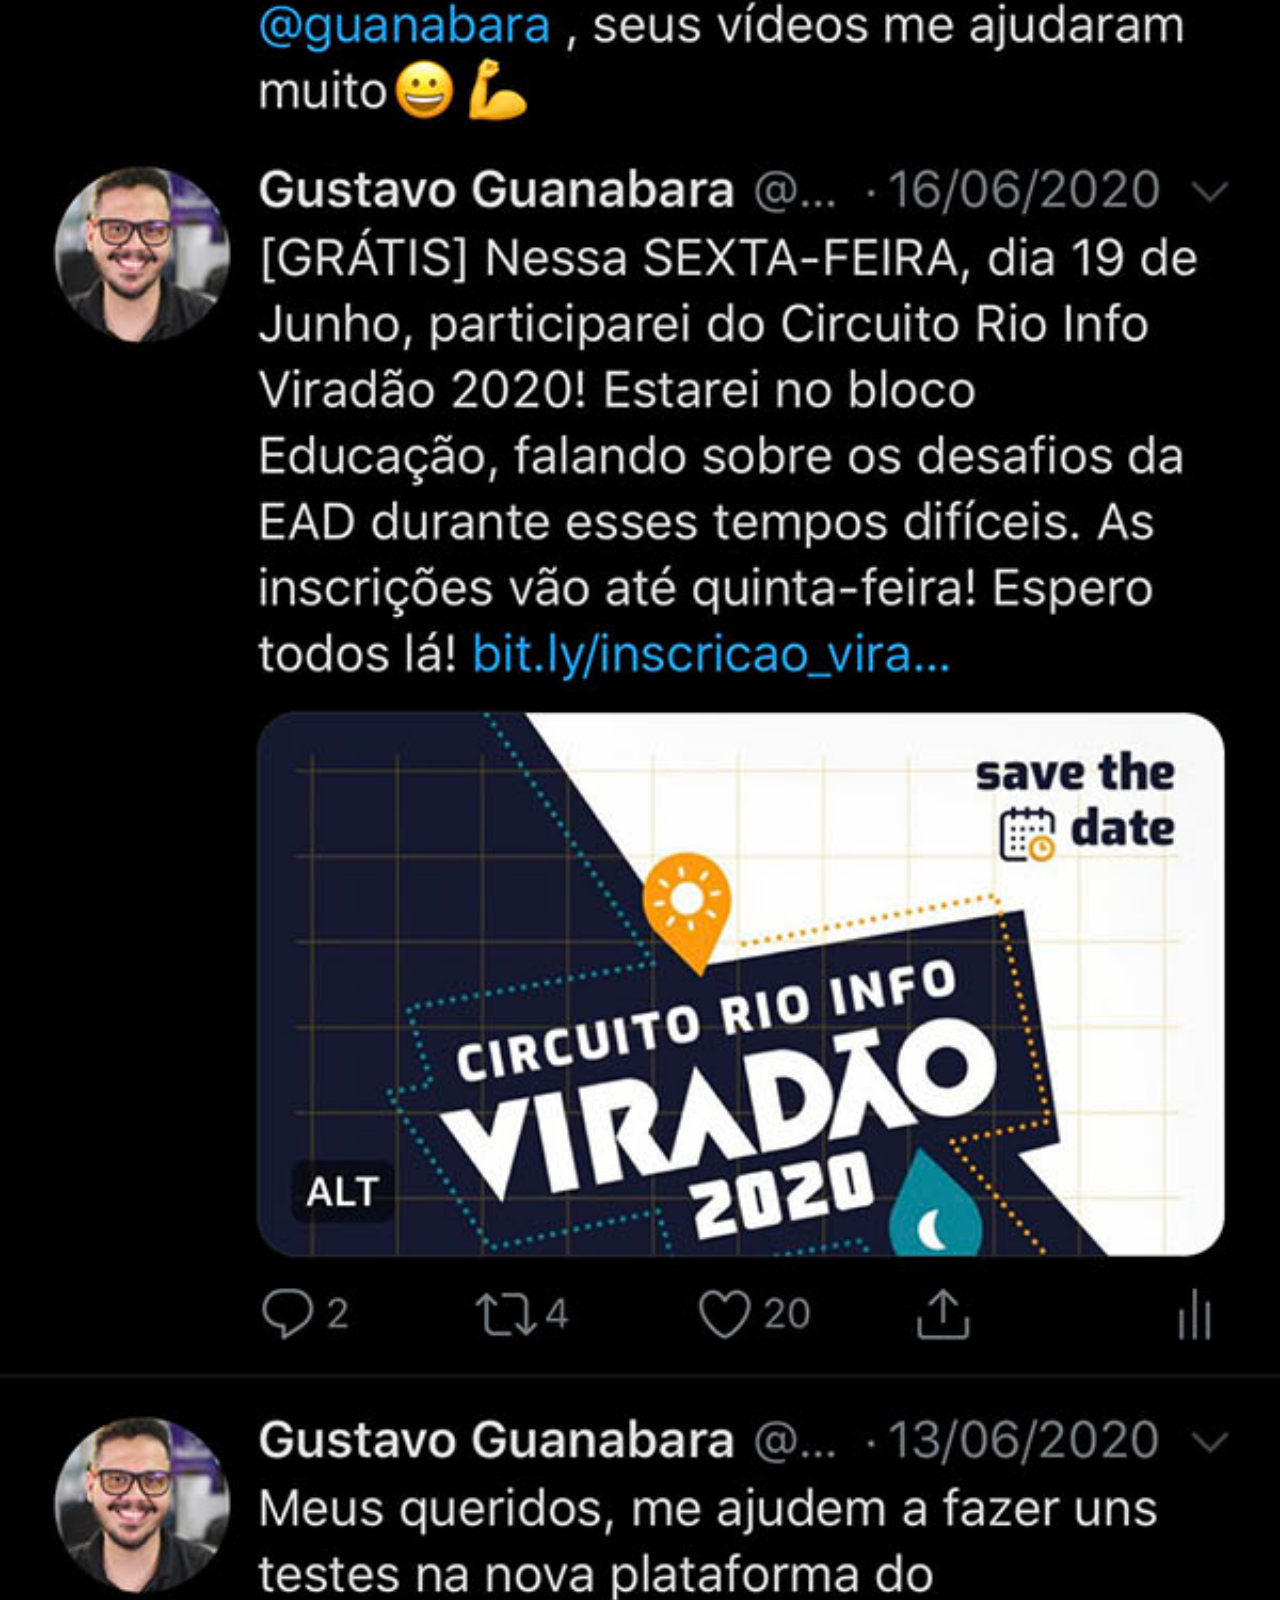
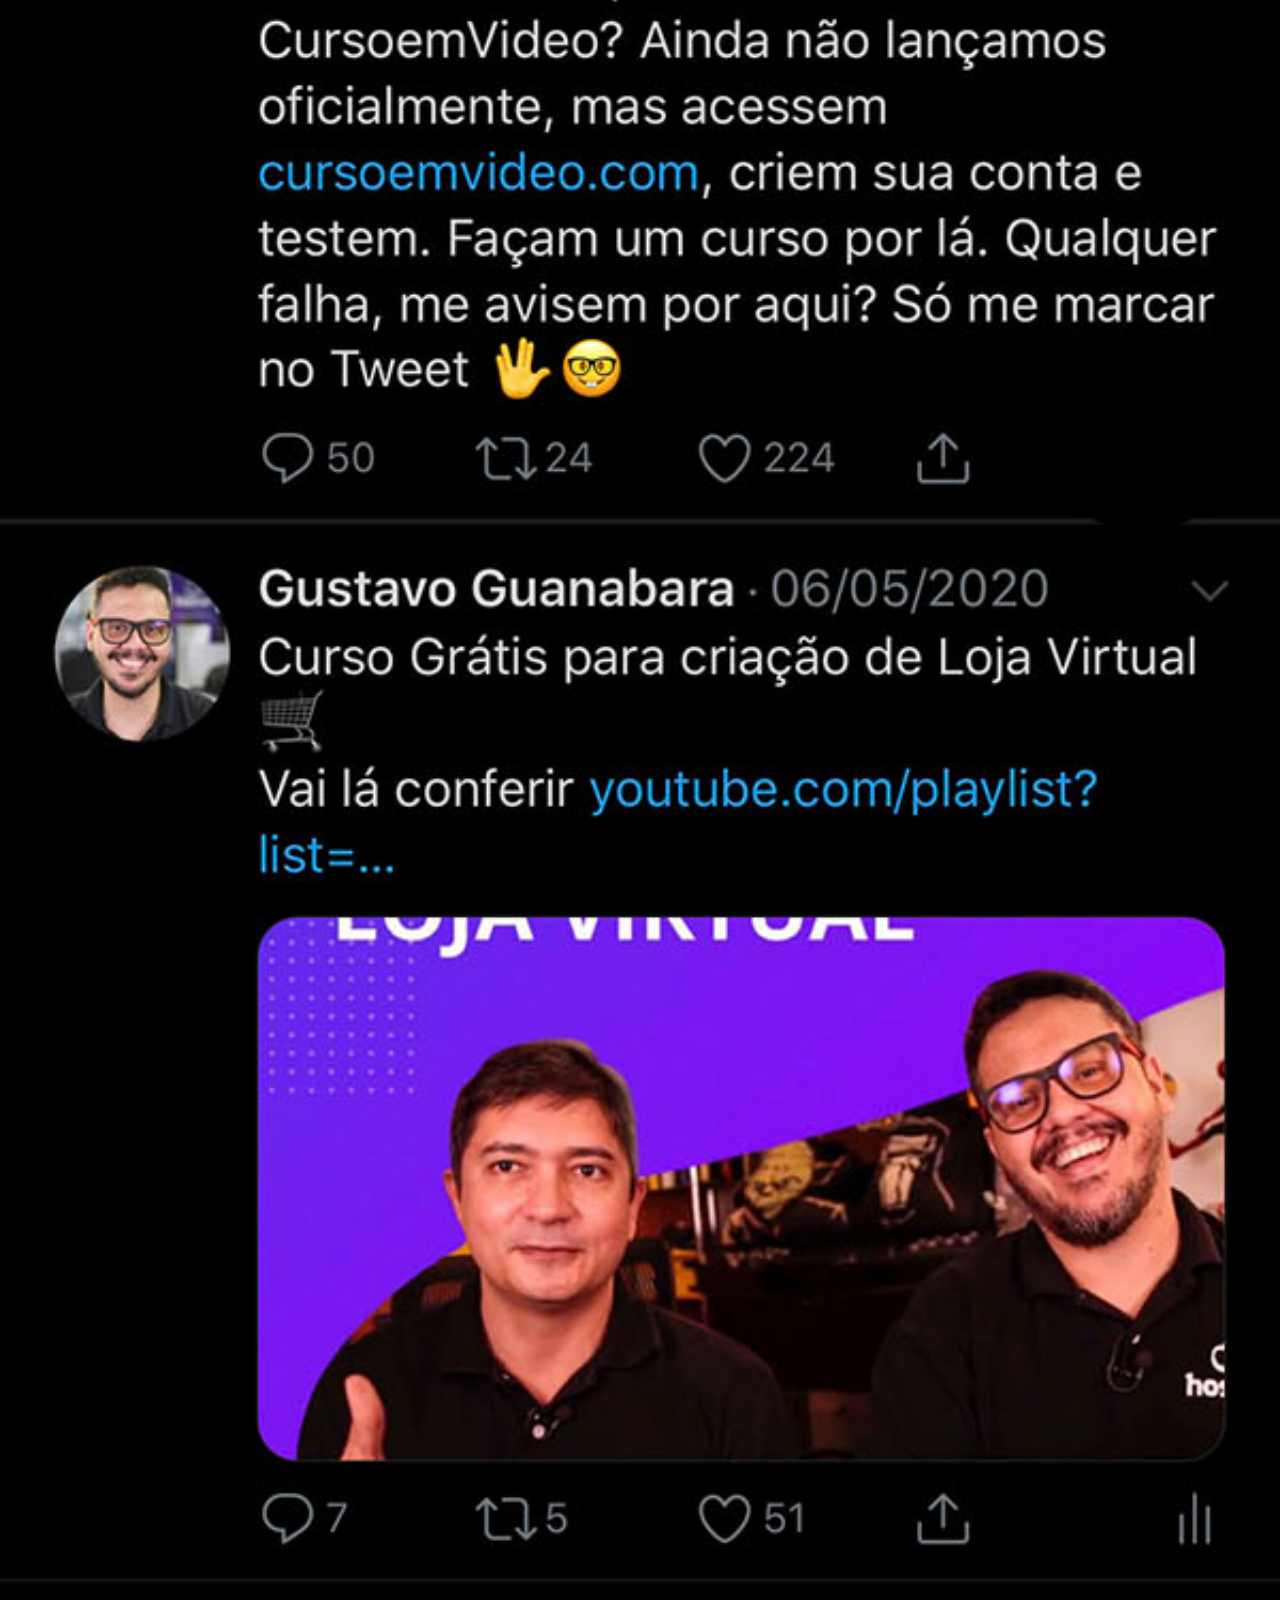
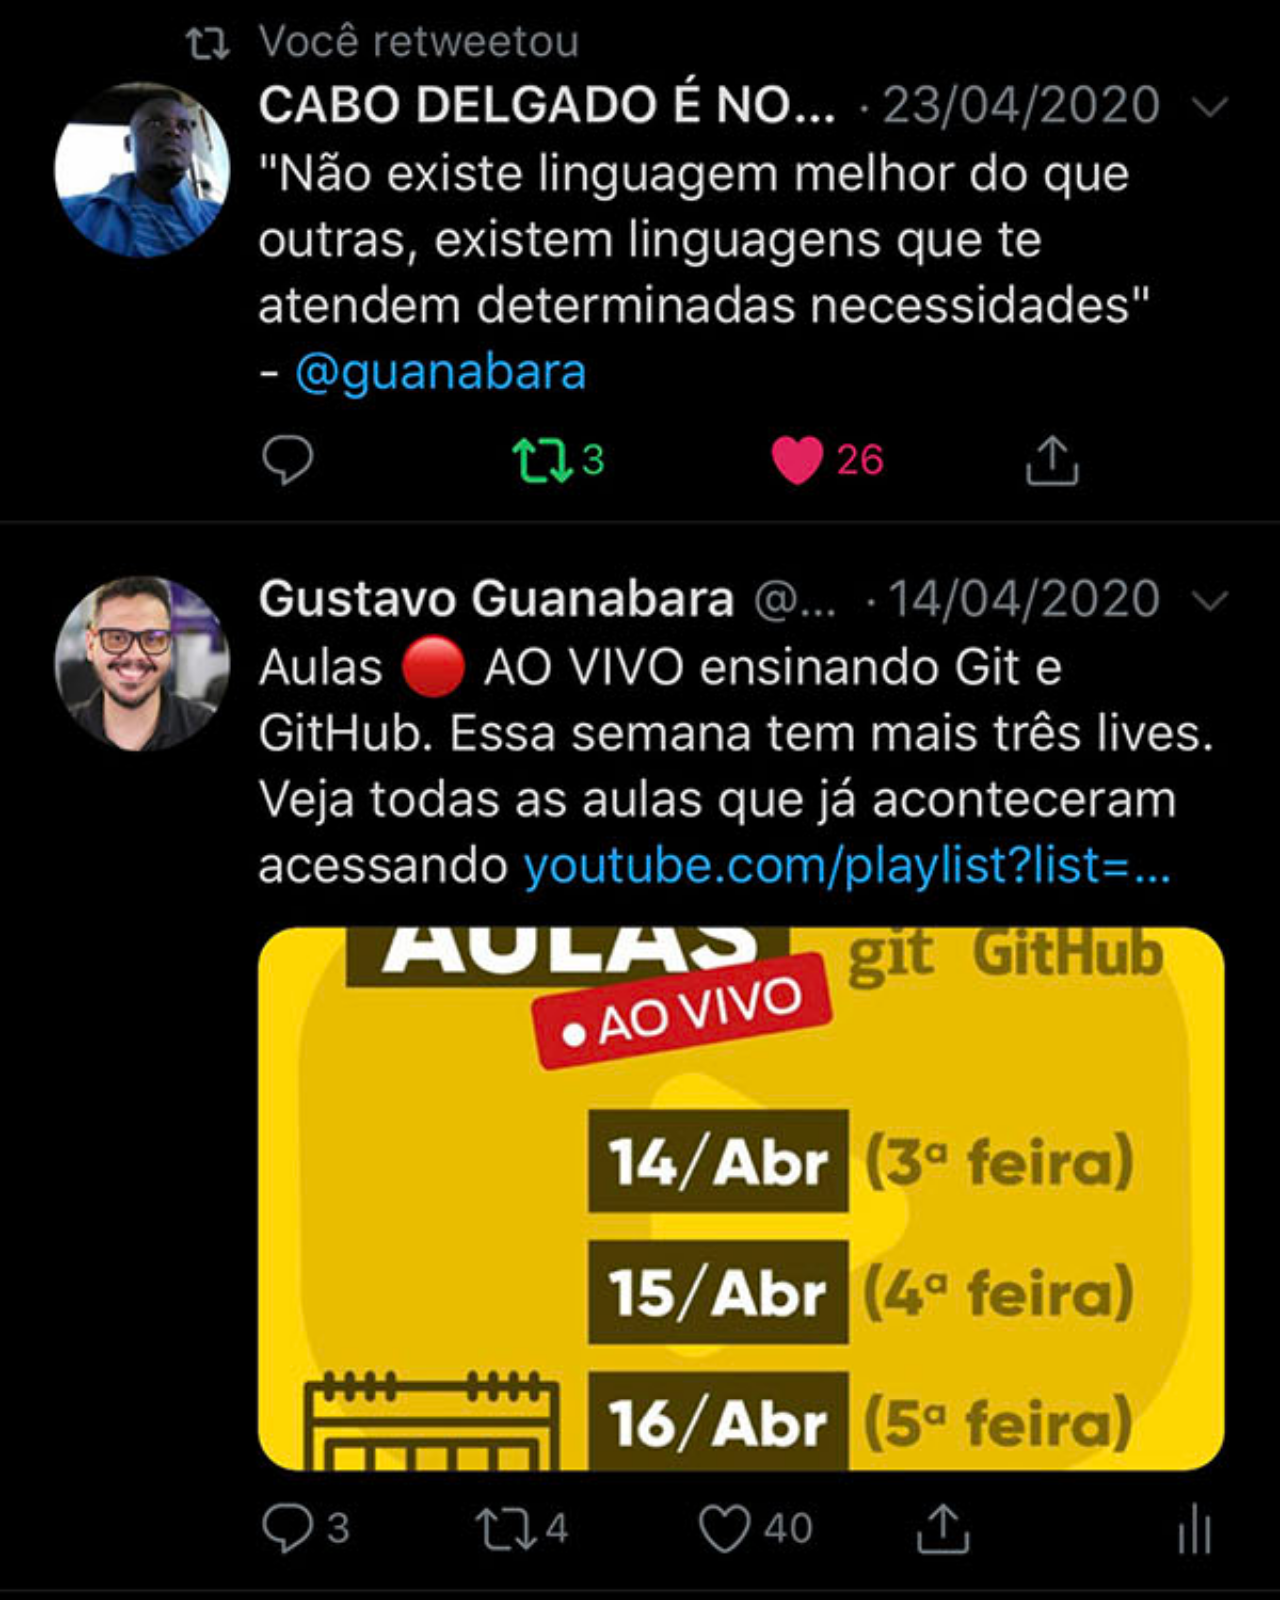
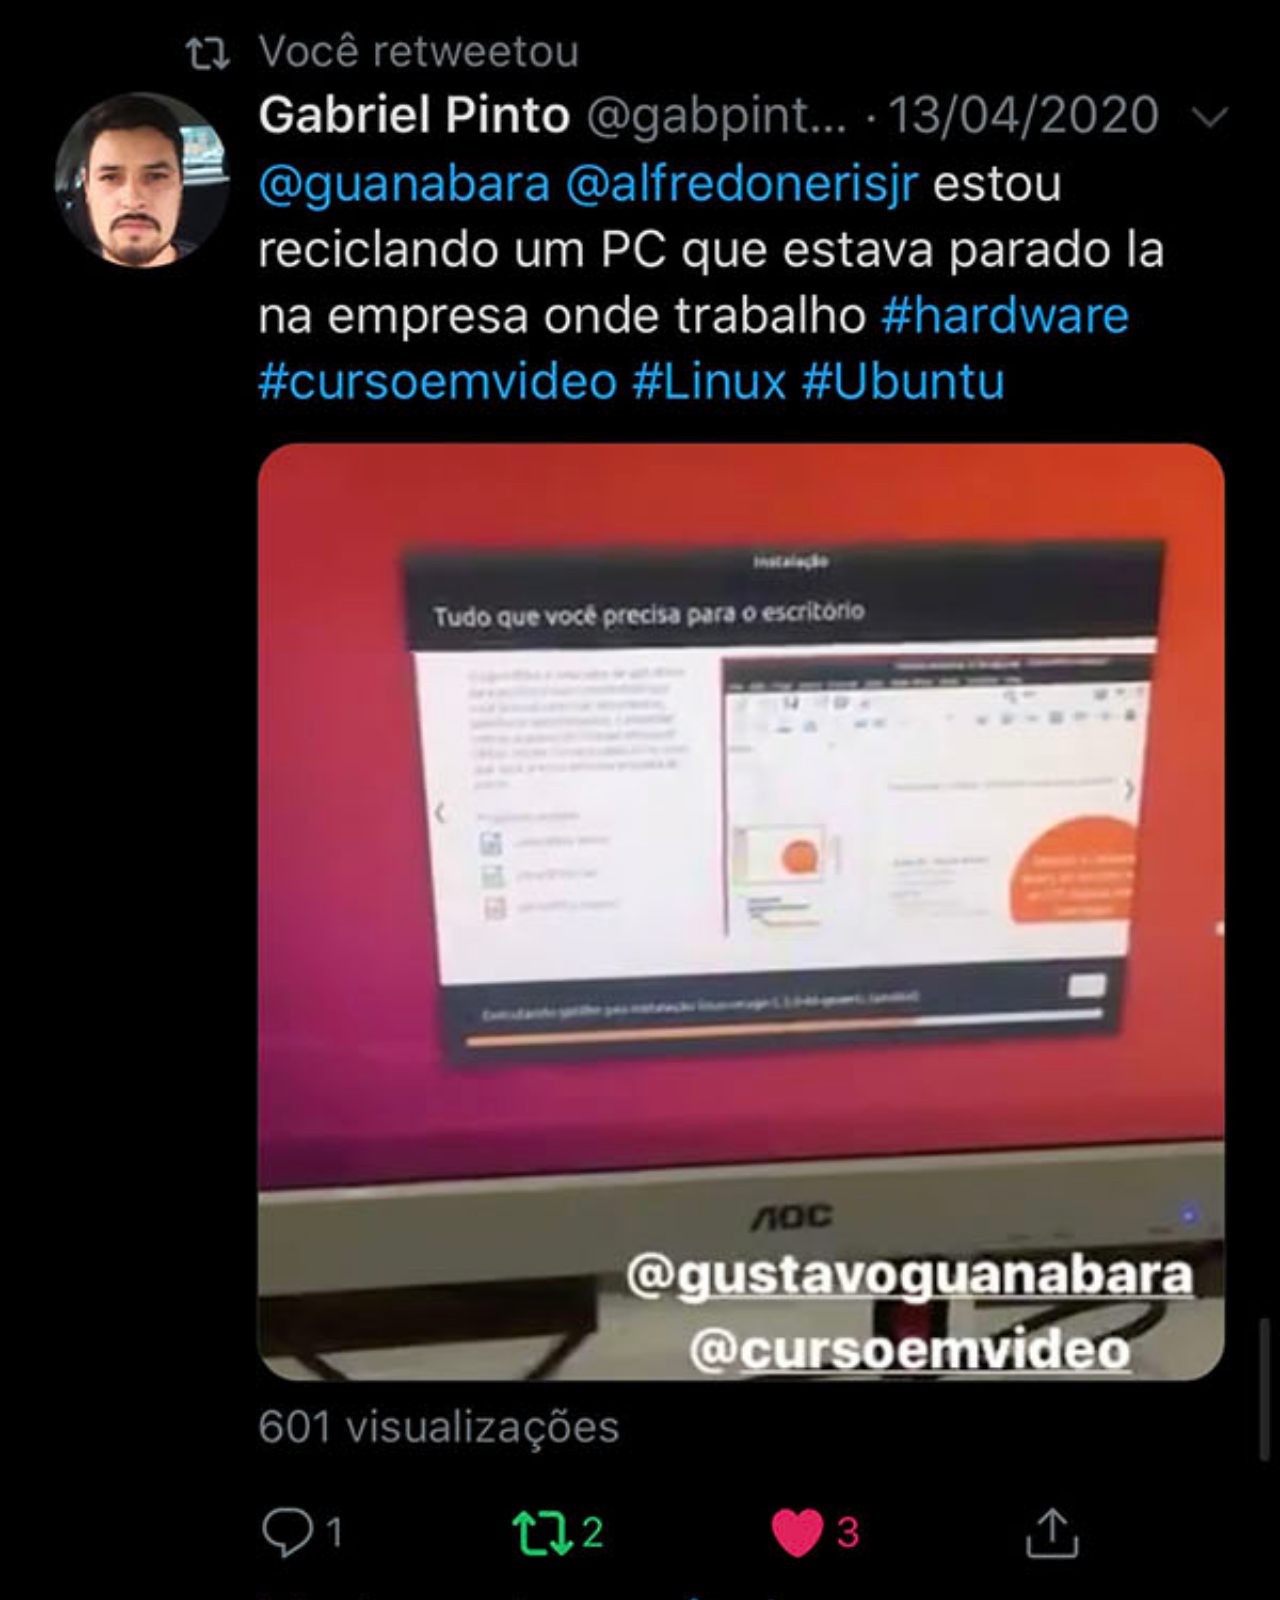
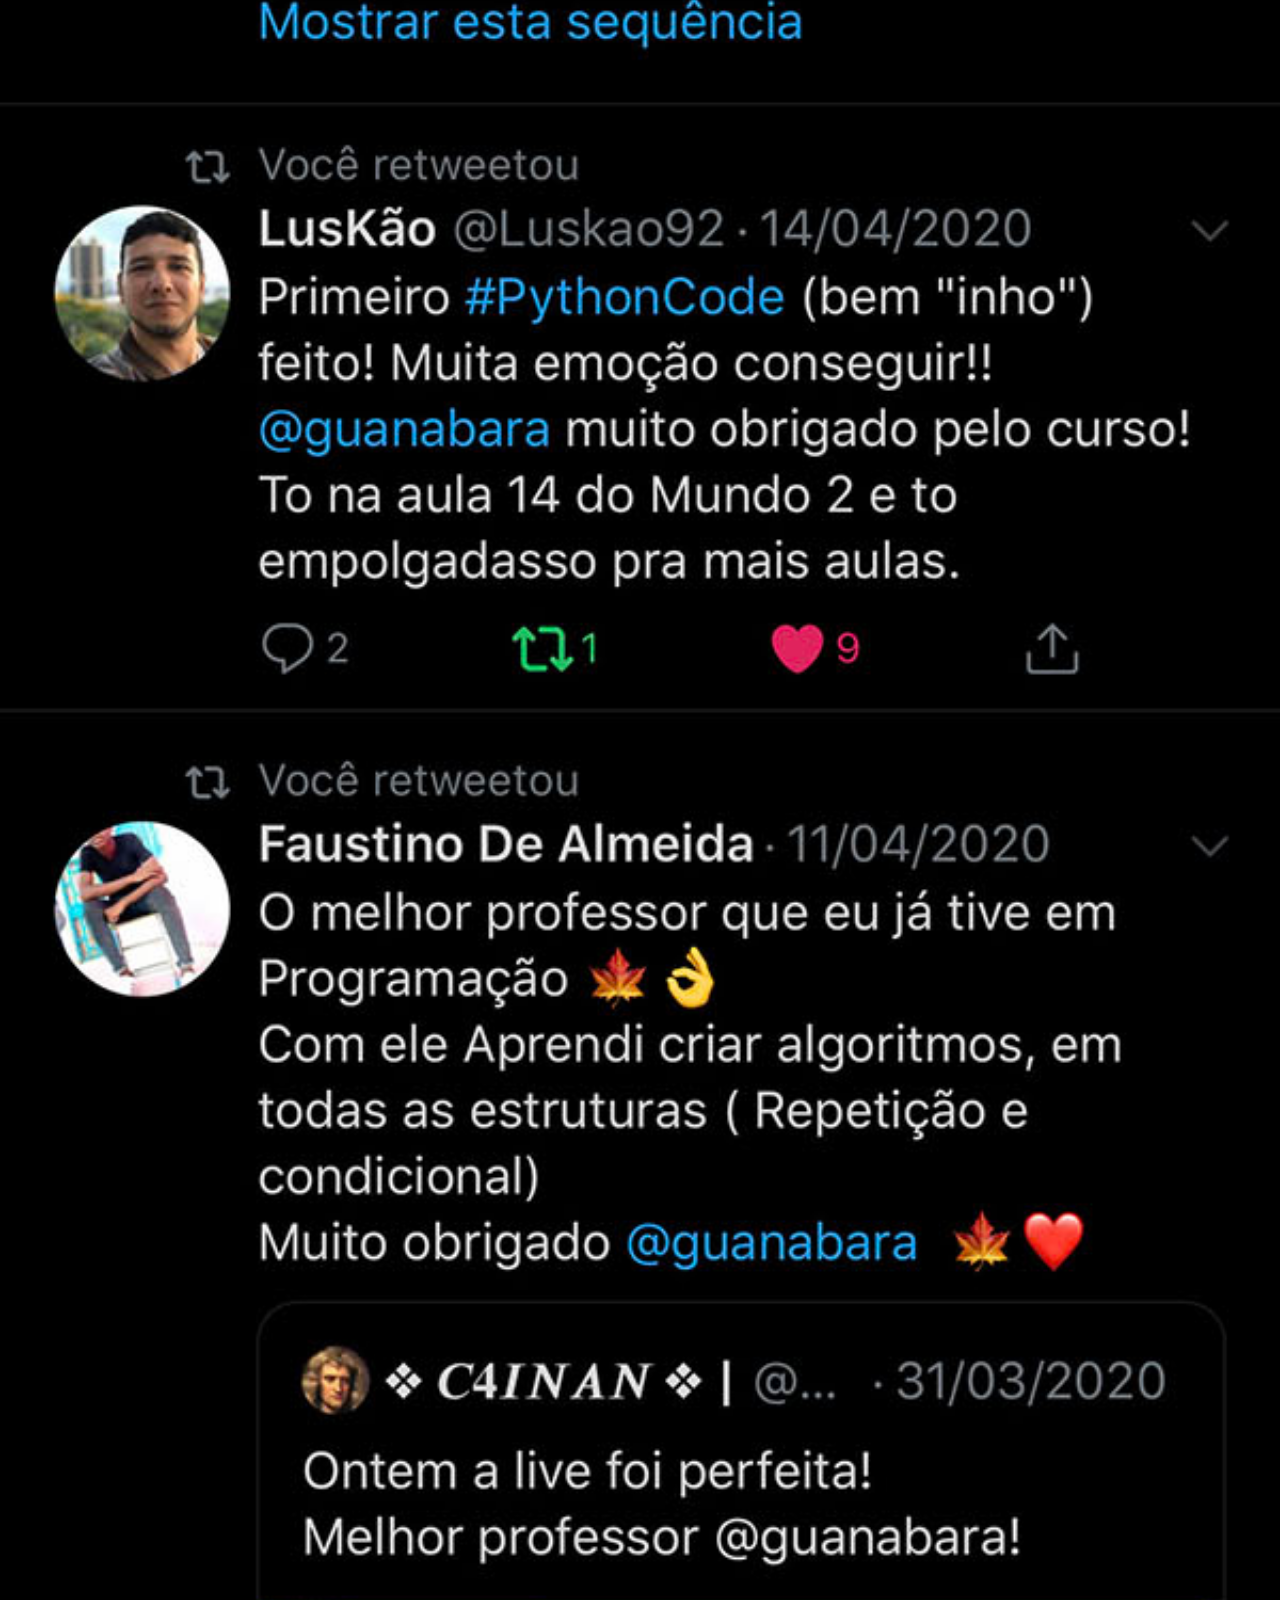
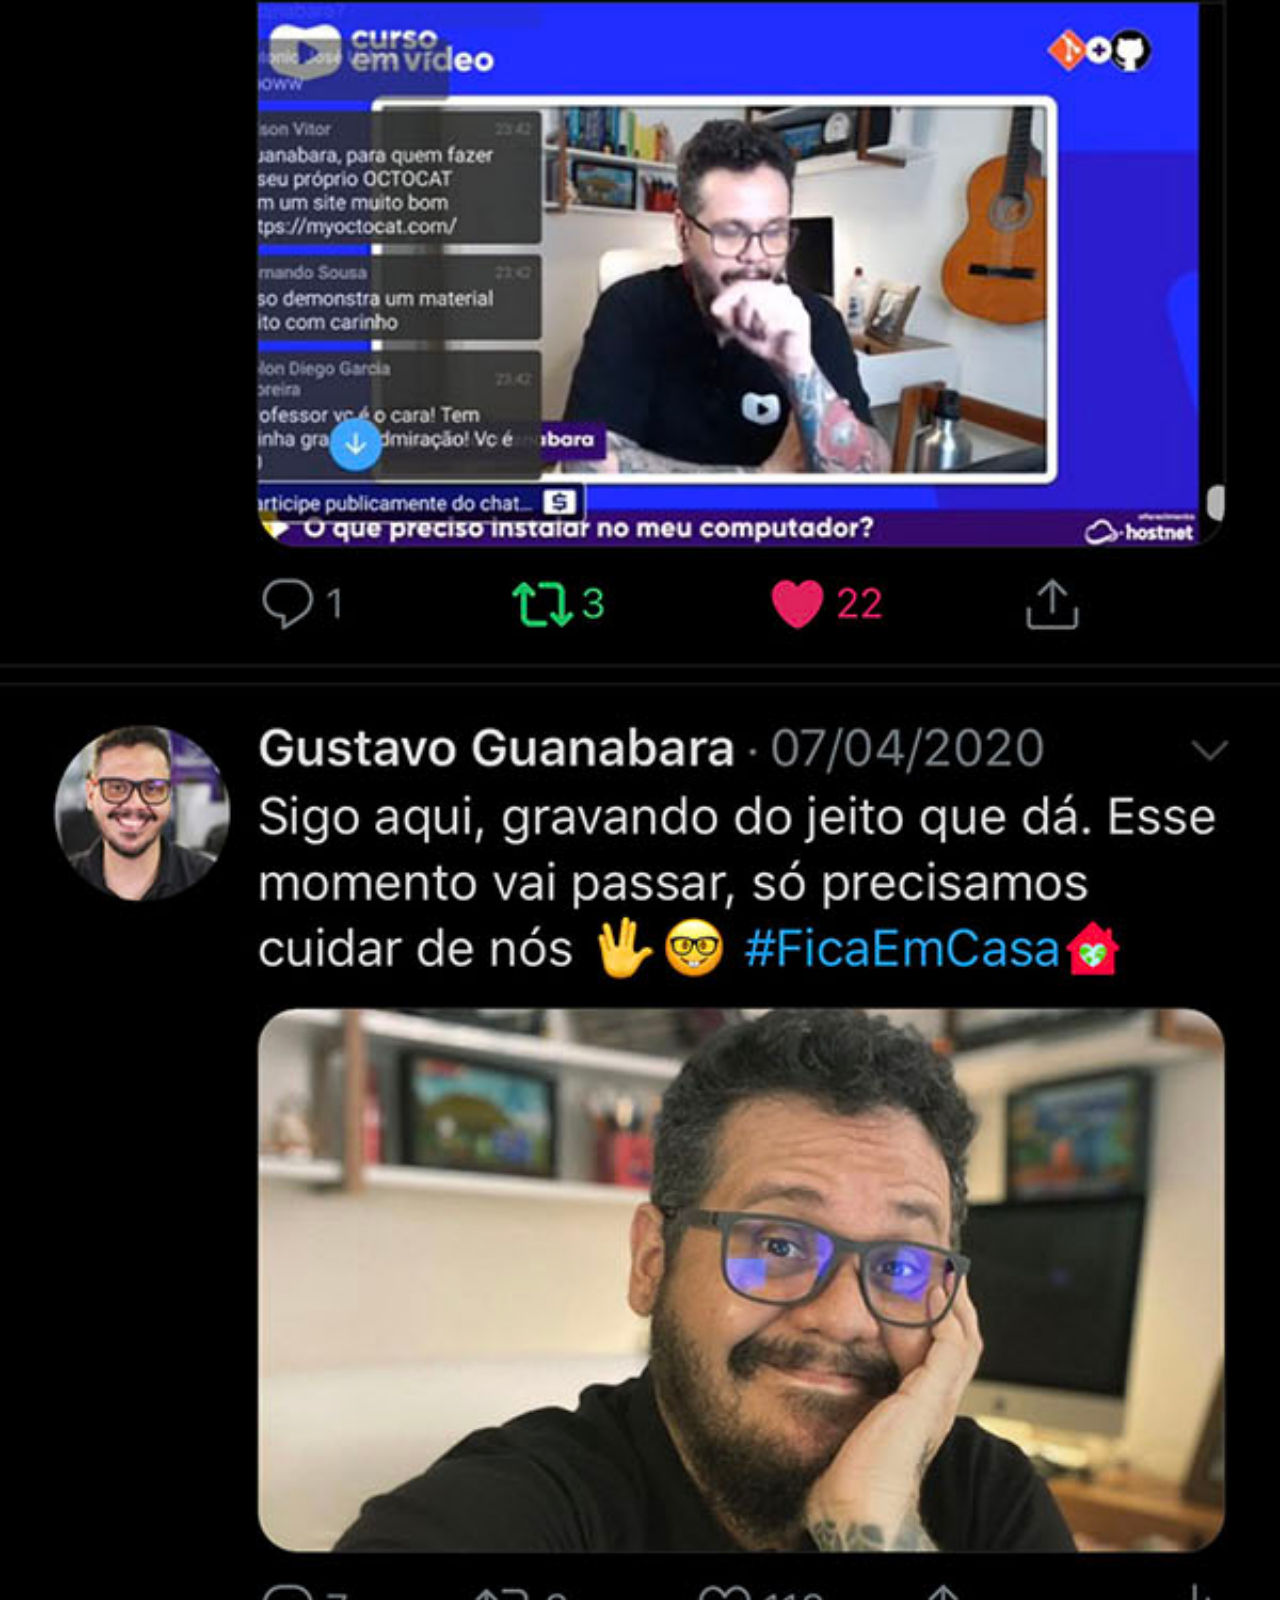
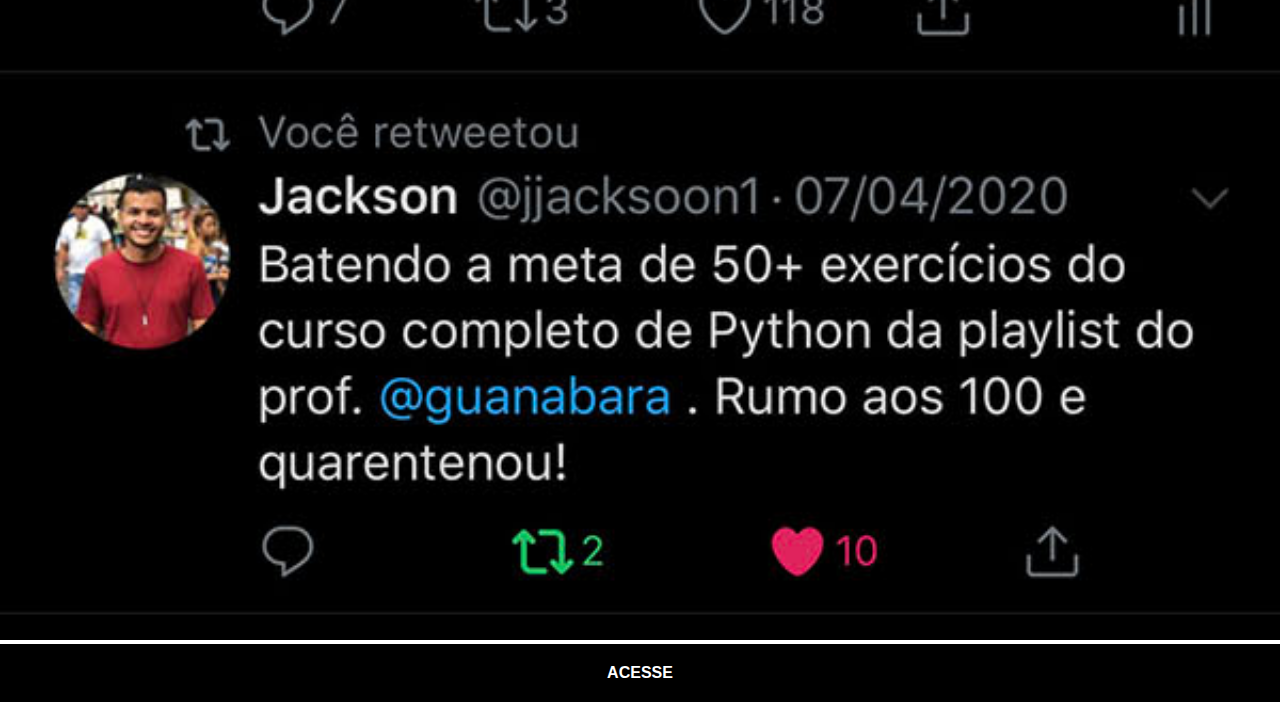
<file: twitter.html>
<!DOCTYPE html>
<html lang="pt-br">
  <head>
    <meta charset="UTF-8" />
    <meta name="viewport" content="width=device-width, initial-scale=1.0" />
    <title>twitter</title>

    <style>
      * {
        margin: 0px;
        padding: 0px;
        font-family: Arial, Helvetica, sans-serif;
      }
      ::-webkit-scrollbar {
        width: 0px;
        height: 0px;
      }

      img {
        width: 100%;
      }

      a {
        background-color: black;
        color: white;
        text-decoration: none;
        display: block;
        text-align: center;
        padding: 20px;
        font-weight: bold;
      }
    </style>
  </head>
  <body>
    <img src="imagens/tela-twitter.jpg" alt=" rede social X" />
    <a href="https://twitter.com/guanabara" target="_blank">ACESSE</a>
  </body>
</html>
</file>
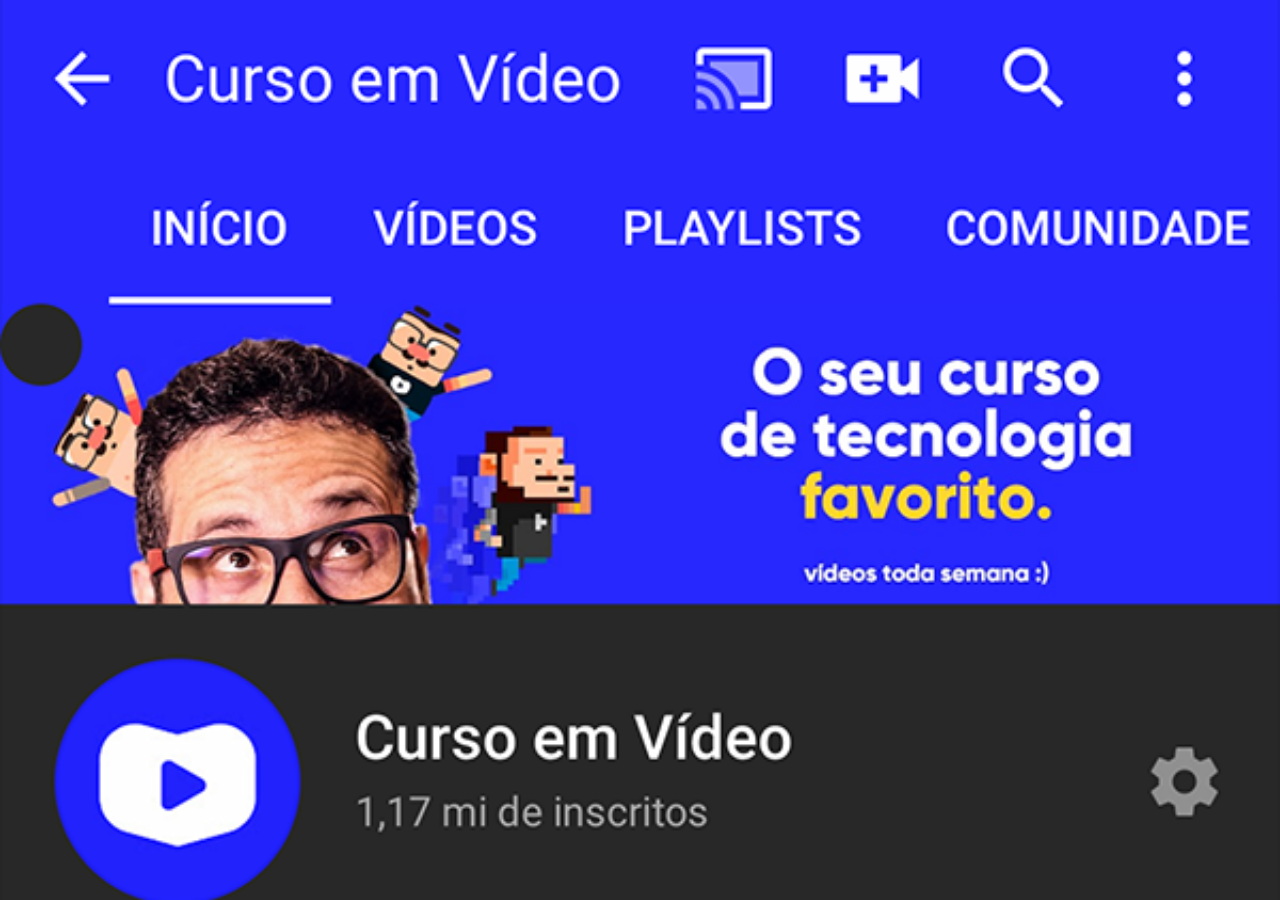
<file: youtube.html>
<!DOCTYPE html>
<html lang="pt-br">
<head>
    <meta charset="UTF-8">
    <meta name="viewport" content="width=device-width, initial-scale=1.0">
    <title>youtube</title>

    <style>
        *{
         margin: 0px;
         padding: 0px;
        }
 
        body {
         width: 100vw;
         height: 100vh;
         background: black url(imagens/tela-youtube.png) no-repeat top center;
         background-size: cover;
        }
        
     </style>

</head>
<body>
    
</body>
</html>
</file>
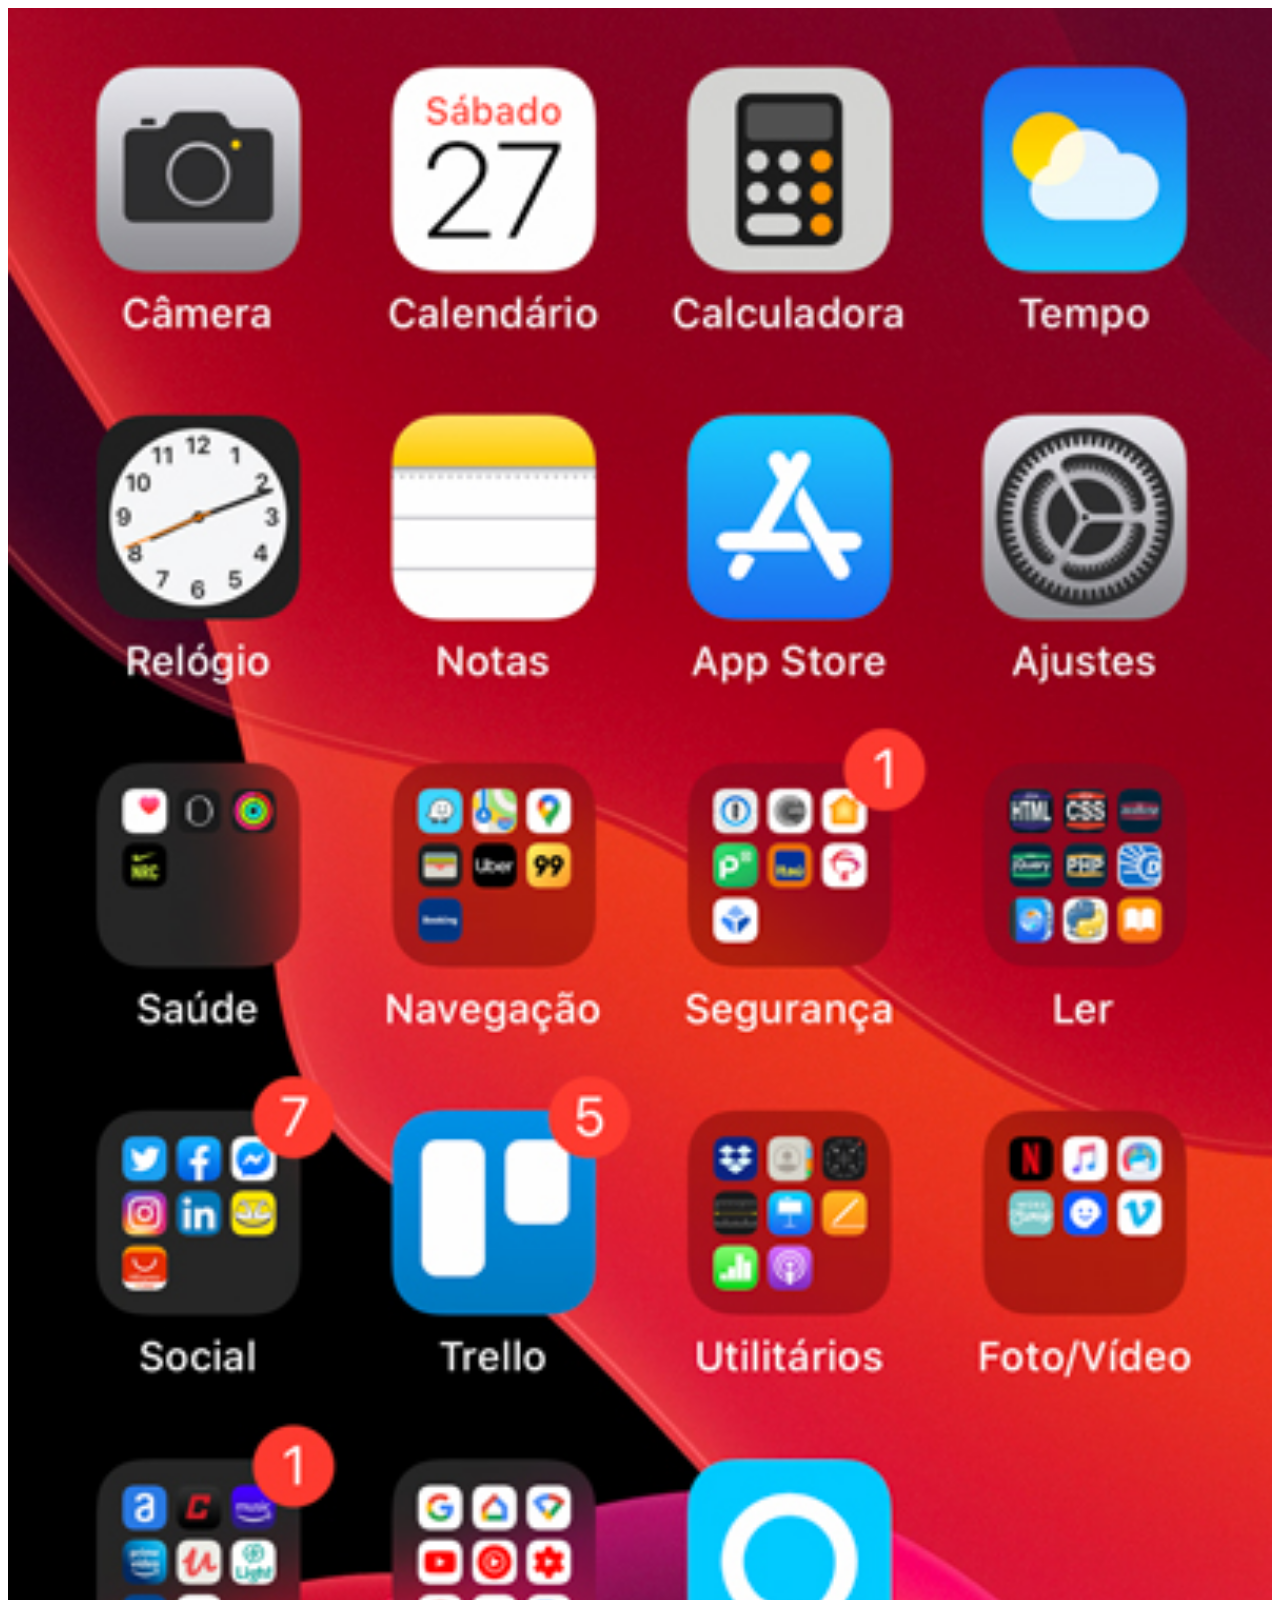
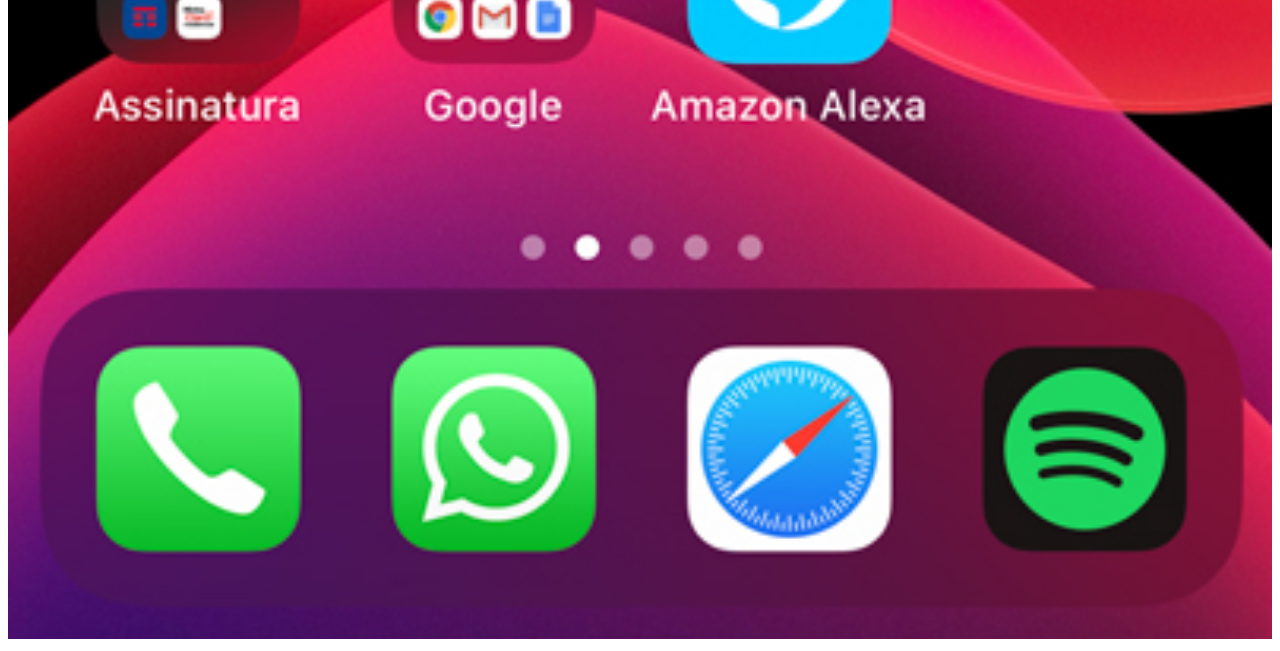
<file: paginas/home.html>
<!DOCTYPE html>
<html lang="en">
<head>
    <meta charset="UTF-8">
    <meta name="viewport" content="width=device-width, initial-scale=1.0">
    <title>Document</title>

    <style>
        img {
            width: 100%;
        }
    </style>
    
</head>
<body>
    <img src="../imagens/tela-home.jpg" alt="">
</body>
</html>
</file>
<file: estilos/style.css>
@charset "UTF-8";

* {
  margin: 0;
  padding: 0;
  box-sizing: border-box;
}

:root {
  --bg-color: #fafafa;
  --bg-image: url(../imagens/fundo-madeira.jpg);
  --shadow-color: rgba(0, 0, 0, 0.4);
  --shadow-hover-color: rgba(0, 0, 0, 0.5);
}

body.tema-escuro {
  --bg-color: #0d0d0d; 
  --bg-image: none; 
  --shadow-color: rgba(0, 0, 0, 0.5);
  --shadow-hover-color: rgba(0, 0, 0, 0.7);
}

html,
body {
  min-height: 100vh;
}

body {
  background-color: var(--bg-color);
  background-image: var(--bg-image);
  background-repeat: no-repeat;
  background-position: center center;
  background-size: cover;
  background-attachment: fixed;
}

#phone {
  position: absolute;
  top: 50%;
  left: 50%;
  transform: translate(-50%, -50%);
  width: 311px;
  height: 627px;
}

#phone-content {
  position: absolute;
  top: 50%;
  left: 50%;
  transform: translate(-50%, -50%);
}

iframe {
  border: none;
  height: 475px;
  width: 269px;
  border-radius: 2px;
}

#redes-sociais {
  position: absolute;
  top: 15px;
  right: 15px;
  display: flex;
  flex-direction: column;
  gap: 15px;
}

#redes-sociais a img {
  width: 50px;
  height: 50px;
  border-radius: 50%;
  box-shadow: 2px 2px 5px var(--shadow-color);
  transition: transform 0.3s ease, box-shadow 0.3s ease;
}

#redes-sociais a img:hover {
  transform: translate(-3px, -3px) scale(1.1);
  box-shadow: 5px 5px 15px var(--shadow-hover-color);
}

#redes-sociais a img:active {
  transform: translate(0, 0) scale(1);
  transition-duration: 0.1s;
}

@media (max-width: 600px) {
  #redes-sociais a img {
    width: 13vw;
    height: 13vw;
  }

  #phone {
    left: 45%;
  }

  #phone-content {
    left: 45%;
  }
}
</file>
